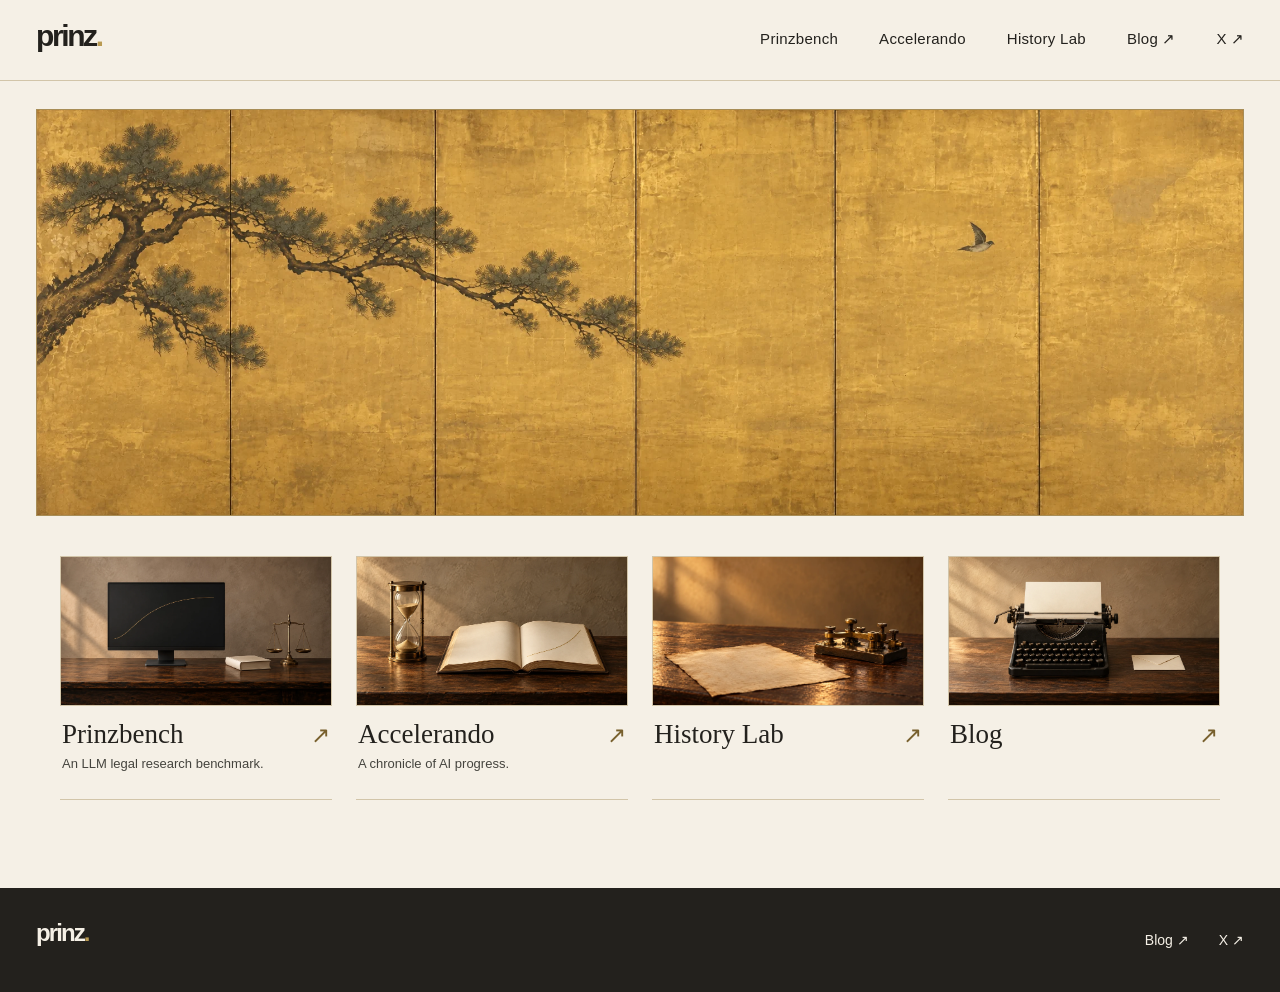
<file: index.html>
<!doctype html>
<html lang="en">
  <head>
    <meta charset="utf-8" />
    <meta name="viewport" content="width=device-width, initial-scale=1" />
    <meta name="theme-color" content="#f5f0e6" />
    <meta name="description" content="Prinz — projects, a history lab, and writing about AI." />
    <title>prinz</title>
    <link rel="icon" type="image/svg+xml" href="favicon.svg" />
    <link rel="stylesheet" href="styles.css?v=20260922-paper" />
  </head>
  <body>
    <a class="skip-link" href="#content">Skip to content</a>

    <header class="site-header" id="top">
      <div class="site-header__inner">
        <a class="brand" href="./" aria-label="Prinz home">prinz<span aria-hidden="true">.</span></a>
        <nav class="site-nav" aria-label="Main navigation">
          <a href="https://prinzbench.prinzai.com/" target="_blank" rel="noopener noreferrer">Prinzbench</a>
          <a href="https://github.com/prinz-ai/accelerando" target="_blank" rel="noopener noreferrer">Accelerando</a>
          <a href="history-lab/">History Lab</a>
          <a href="https://www.prinzai.com/" target="_blank" rel="noopener noreferrer">Blog <span aria-hidden="true">↗</span></a>
          <a href="https://x.com/deredleritt3r" target="_blank" rel="noopener noreferrer">X <span aria-hidden="true">↗</span></a>
        </nav>
      </div>
    </header>

    <main id="content" tabindex="-1">
      <section class="home-hero" aria-label="Prinz">
        <h1 class="sr-only">prinz</h1>
        <img src="assets/gold-screen-calm.webp" alt="Antique gold folding screen with a sparse pine branch and one bird" width="2160" height="728" fetchpriority="high" />
      </section>

      <section class="entry-grid" aria-label="Explore prinz">
        <a class="entry-card" href="https://prinzbench.prinzai.com/" target="_blank" rel="noopener noreferrer">
          <div class="entry-card__art">
            <img src="assets/prinzbench-cover.webp" alt="" loading="lazy" />
          </div>
          <div class="entry-card__label">
            <div class="entry-card__copy">
              <h2>Prinzbench</h2>
              <p>An LLM legal research benchmark.</p>
            </div>
            <span aria-hidden="true">↗</span>
          </div>
        </a>

        <a class="entry-card" href="https://github.com/prinz-ai/accelerando" target="_blank" rel="noopener noreferrer">
          <div class="entry-card__art">
            <img src="assets/accelerando-cover.webp" alt="" loading="lazy" />
          </div>
          <div class="entry-card__label">
            <div class="entry-card__copy">
              <h2>Accelerando</h2>
              <p>A chronicle of AI progress.</p>
            </div>
            <span aria-hidden="true">↗</span>
          </div>
        </a>

        <a class="entry-card" href="history-lab/">
          <div class="entry-card__art">
            <img src="assets/history-calm.webp" alt="" loading="lazy" />
          </div>
          <div class="entry-card__label">
            <h2>History Lab</h2>
            <span aria-hidden="true">↗</span>
          </div>
        </a>

        <a class="entry-card" href="https://www.prinzai.com/" target="_blank" rel="noopener noreferrer">
          <div class="entry-card__art">
            <img src="assets/blog-typewriter.webp" alt="" width="1691" height="930" loading="lazy" />
          </div>
          <div class="entry-card__label">
            <h2>Blog</h2>
            <span aria-hidden="true">↗</span>
          </div>
        </a>
      </section>
    </main>

    <footer class="site-footer">
      <div class="site-footer__inner">
        <a class="footer-brand" href="#top">prinz<span aria-hidden="true">.</span></a>
        <div class="footer-links">
          <a href="https://www.prinzai.com/" target="_blank" rel="noopener noreferrer">Blog ↗</a>
          <a href="https://x.com/deredleritt3r" target="_blank" rel="noopener noreferrer">X ↗</a>
        </div>
      </div>
    </footer>
  </body>
</html>
</file>
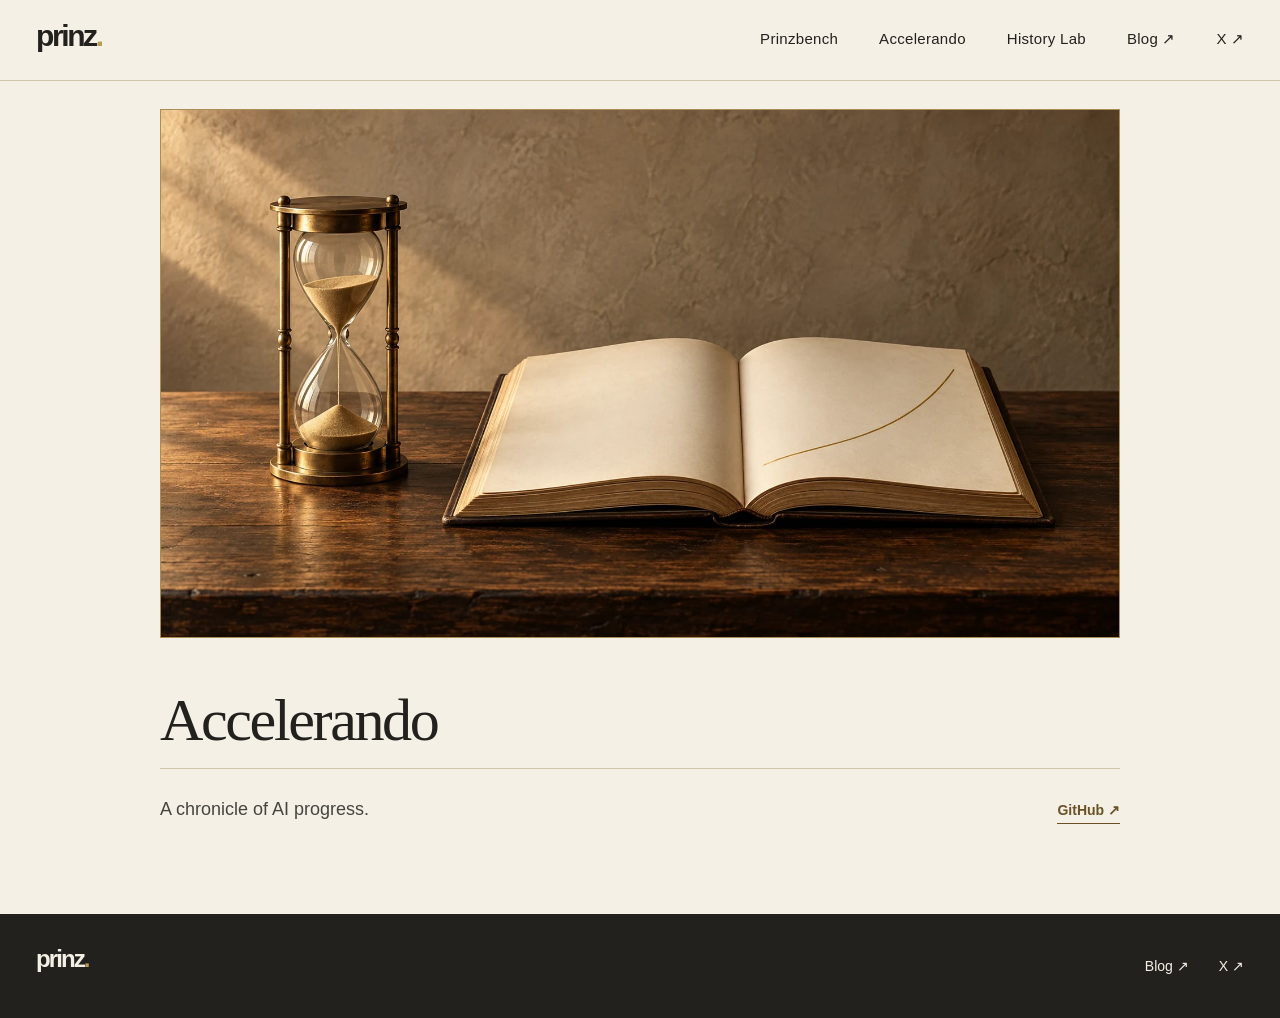
<file: accelerando/index.html>
<!doctype html>
<html lang="en">
  <head>
    <meta charset="utf-8" />
    <meta name="viewport" content="width=device-width, initial-scale=1" />
    <meta name="theme-color" content="#f5f0e6" />
    <meta name="description" content="Accelerando — a chronicle of AI progress." />
    <title>Accelerando — prinz</title>
    <link rel="icon" type="image/svg+xml" href="../favicon.svg" />
    <link rel="stylesheet" href="../styles.css?v=20260922-paper" />
  </head>
  <body>
    <a class="skip-link" href="#content">Skip to content</a>

    <header class="site-header" id="top">
      <div class="site-header__inner">
        <a class="brand" href="../" aria-label="Prinz home">prinz<span aria-hidden="true">.</span></a>
        <nav class="site-nav" aria-label="Main navigation">
          <a href="https://prinzbench.prinzai.com/" target="_blank" rel="noopener noreferrer">Prinzbench</a>
          <a href="https://github.com/prinz-ai/accelerando" target="_blank" rel="noopener noreferrer">Accelerando</a>
          <a href="../history-lab/">History Lab</a>
          <a href="https://www.prinzai.com/" target="_blank" rel="noopener noreferrer">Blog <span aria-hidden="true">↗</span></a>
          <a href="https://x.com/deredleritt3r" target="_blank" rel="noopener noreferrer">X <span aria-hidden="true">↗</span></a>
        </nav>
      </div>
    </header>

    <main class="category-main" id="content" tabindex="-1">
      <div class="interior-banner">
        <img src="../assets/accelerando-cover.webp" alt="" width="1692" height="930" />
      </div>
      <div class="page-titlebar"><h1>Accelerando</h1></div>
      <div class="category-intro">
        <p>A chronicle of AI progress.</p>
        <a href="https://github.com/prinz-ai/accelerando" target="_blank" rel="noopener noreferrer">GitHub ↗</a>
      </div>
    </main>

    <footer class="site-footer">
      <div class="site-footer__inner">
        <a class="footer-brand" href="../">prinz<span aria-hidden="true">.</span></a>
        <div class="footer-links">
          <a href="https://www.prinzai.com/" target="_blank" rel="noopener noreferrer">Blog ↗</a>
          <a href="https://x.com/deredleritt3r" target="_blank" rel="noopener noreferrer">X ↗</a>
        </div>
      </div>
    </footer>
  </body>
</html>
</file>
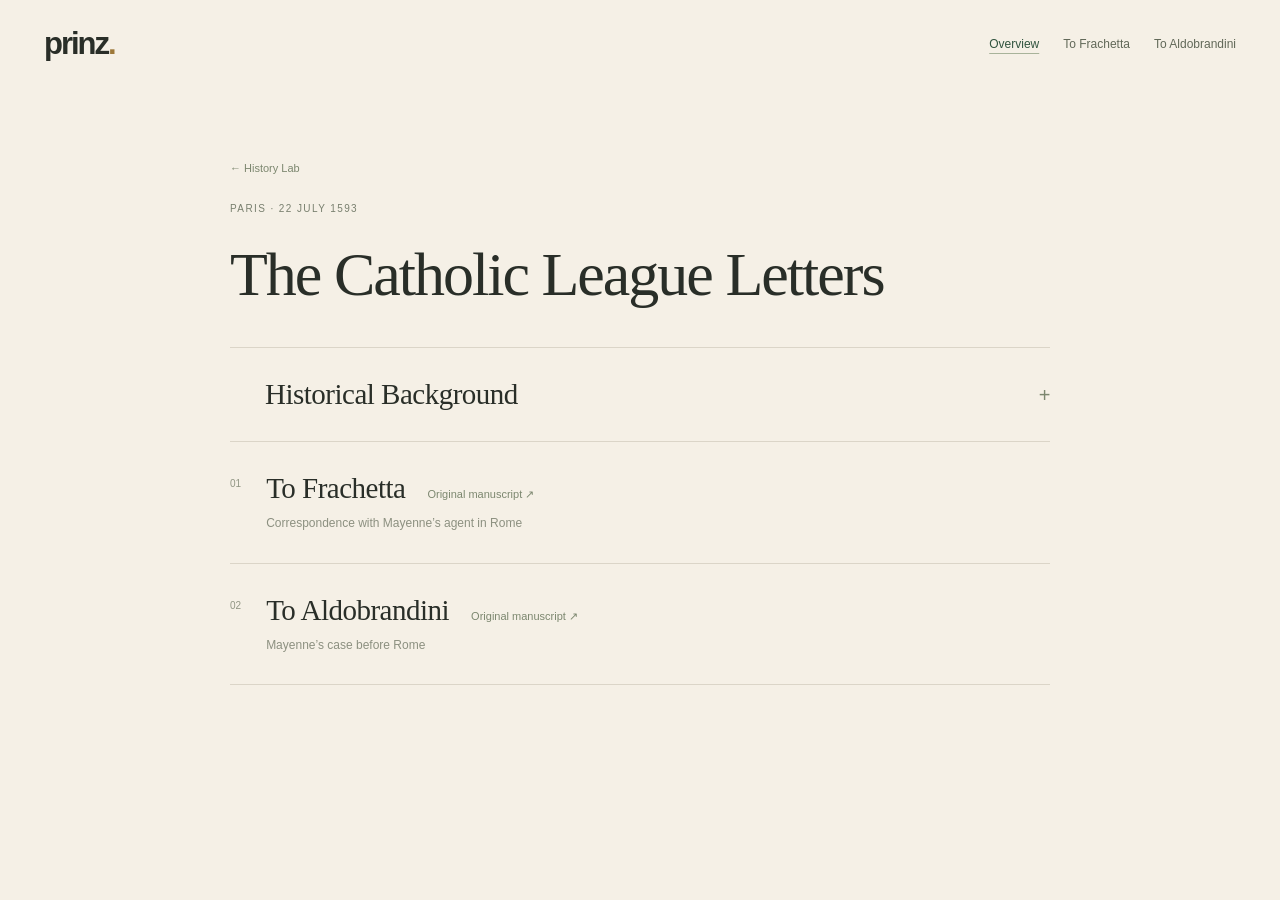
<file: desportes-1593/index.html>
<!doctype html>
<html lang="en"><head><meta charset="utf-8"><meta name="viewport" content="width=device-width,initial-scale=1"><meta name="robots" content="noindex,nofollow,noarchive,noimageindex"><meta name="referrer" content="strict-origin-when-cross-origin"><title>The Catholic League Letters · prinz.</title><meta name="description" content="Two letters from inside the Catholic League, written three days before Henry IV’s conversion in July 1593."><link rel="icon" href="/favicon.svg" type="image/svg+xml"><link rel="stylesheet" href="edition.css?v=d54c849bfac2"><link rel="stylesheet" href="context.css?v=aaa4476f95ce"></head>
<body><a class="skip" href="#main">Skip to content</a><header class="site-header"><a class="brand" href="/" aria-label="prinz home">prinz<span>.</span></a><nav class="project-nav" aria-label="Catholic League letters"><a href="./" aria-current="page">Overview</a><a href="frachetta/">To Frachetta</a><a href="aldobrandini/">To Aldobrandini</a></nav></header>
<main id="main" class="entrance"><header class="entrance-heading"><a class="history-back" href="../history-lab/">← History Lab</a><p class="eyebrow">Paris · 22 July 1593</p><h1>The Catholic League Letters</h1></header>
<details class="historical-background"><summary>Historical Background</summary><div class="landing-introduction"><p>In July 1593, France is exhausted by more than three decades of religious war. For nearly eight years, the Protestant <a href="https://en.wikipedia.org/wiki/Henry_IV_of_France">Henry of Navarre</a>, king of France as Henry IV since 1589, has fought the <a href="https://en.wikipedia.org/wiki/Catholic_League_(French)">Catholic League</a>, a coalition of Catholic princes, nobles and towns that refuses to accept him as king. Led first by <a href="https://en.wikipedia.org/wiki/Henri_I,_Duke_of_Guise">Henri I, Duke of Guise</a>, and, after his assassination in 1588, by his brother <a href="https://en.wikipedia.org/wiki/Charles,_Duke_of_Mayenne">Charles, Duke of Mayenne</a>, the League relies on Spanish military aid and papal support.</p>

<p>That alliance is coming apart. Rome’s backing has served both the French Catholic leaders and their Spanish ally; <a href="https://www.treccani.it/enciclopedia/papa-gregorio-xiv_(Dizionario-Biografico)/">Pope Gregory XIV</a> even sent troops and money to sustain their war. But by 1593, Mayenne’s circle increasingly sees papal policy as favoring Spain. <a href="https://www.treccani.it/enciclopedia/filippo-sega_(Dizionario-Biografico)/">Filippo Sega</a>, the representative of Pope Clement VIII in France, is closely aligned with Spanish interests. Mayenne depends on Spain’s assistance, yet resists a settlement that would place the French crown under Spanish control and diminish his own authority.</p>

<p>The dispute centers on the <a href="https://en.wikipedia.org/wiki/Estates_General_of_1593">Estates General assembled in Paris</a> to choose a Catholic king. <a href="https://en.wikipedia.org/wiki/Philip_II_of_Spain">Philip II of Spain</a> promotes his daughter, the Infanta Isabella Clara Eugenia, whose mother was a French princess. Her claim runs against the Salic rule excluding women and succession through the female line. One way to go around this issue is for the Infanta to marry a suitable Catholic prince. Spain first proposes Archduke Ernest of Austria as her husband, then the young <a href="https://en.wikipedia.org/wiki/Charles,_Duke_of_Guise">Charles, Duke of Guise</a>. In opposition to Spain's interests, Mayenne presses competing candidates, including his own son, and bargains over the conditions of any election.</p>

<p>In May 1593, Henry IV shocks the world by announcing that he will convert to Catholicism - offering a path to reconciliation with Vatican. For Mayenne, Henry IV's impending conversion threatens both the League’s cause and his own power: once Henry becomes Catholic, the strongest religious argument against accepting him disappears.</p>

<p>On 22 July, just three days before the conversion, Mayenne’s secretary, Thibault Desportes, writes two letters from Paris: one to <a href="https://prinzai.com/desportes-1593/aldobrandini/?view=english">Pietro Aldobrandini</a>, the Pope’s nephew responsible for French affairs; the other to <a href="https://prinzai.com/desportes-1593/frachetta/?view=english">Girolamo Frachetta</a>, Mayenne’s agent in Rome. In these letters, Desportes defends his master’s conduct, attacks the allies he believes have abandoned him, and explains why a truce with Henry IV may now be unavoidable. The letters reveal the divisions within the Catholic alliance at the moment Henry’s conversion threatens to undo it.</p>

<p>Among other things, the letters give the precise amount of money received by Henry IV for his conversion to Catholicism (500,000 écus) and provide a possible reason for Frachetta's later betrayal of Mayenne (Frachetta handed over Desportes' correspondence to the Spanish in September 1593).</p>
</div></details>
<nav class="letter-index" aria-label="Explore the letters">
<div class="letter-index-entry"><span class="index-number">01</span><div><div class="index-heading"><a class="index-letter" href="frachetta/">To Frachetta</a><a class="index-manuscript" href="https://gallica.bnf.fr/ark:/12148/btv1b9060633d/f353.item" target="_blank" rel="noopener noreferrer" aria-label="Original Frachetta manuscript on Gallica" title="Open the original letter on Gallica">Original manuscript ↗</a></div><p>Correspondence with Mayenne’s agent in Rome</p></div></div>
<div class="letter-index-entry"><span class="index-number">02</span><div><div class="index-heading"><a class="index-letter" href="aldobrandini/">To Aldobrandini</a><a class="index-manuscript" href="https://gallica.bnf.fr/ark:/12148/btv1b9060633d/f347.item" target="_blank" rel="noopener noreferrer" aria-label="Original Aldobrandini manuscript on Gallica" title="Open the original letter on Gallica">Original manuscript ↗</a></div><p>Mayenne’s case before Rome</p></div></div>
</nav></main></body></html>
</file>
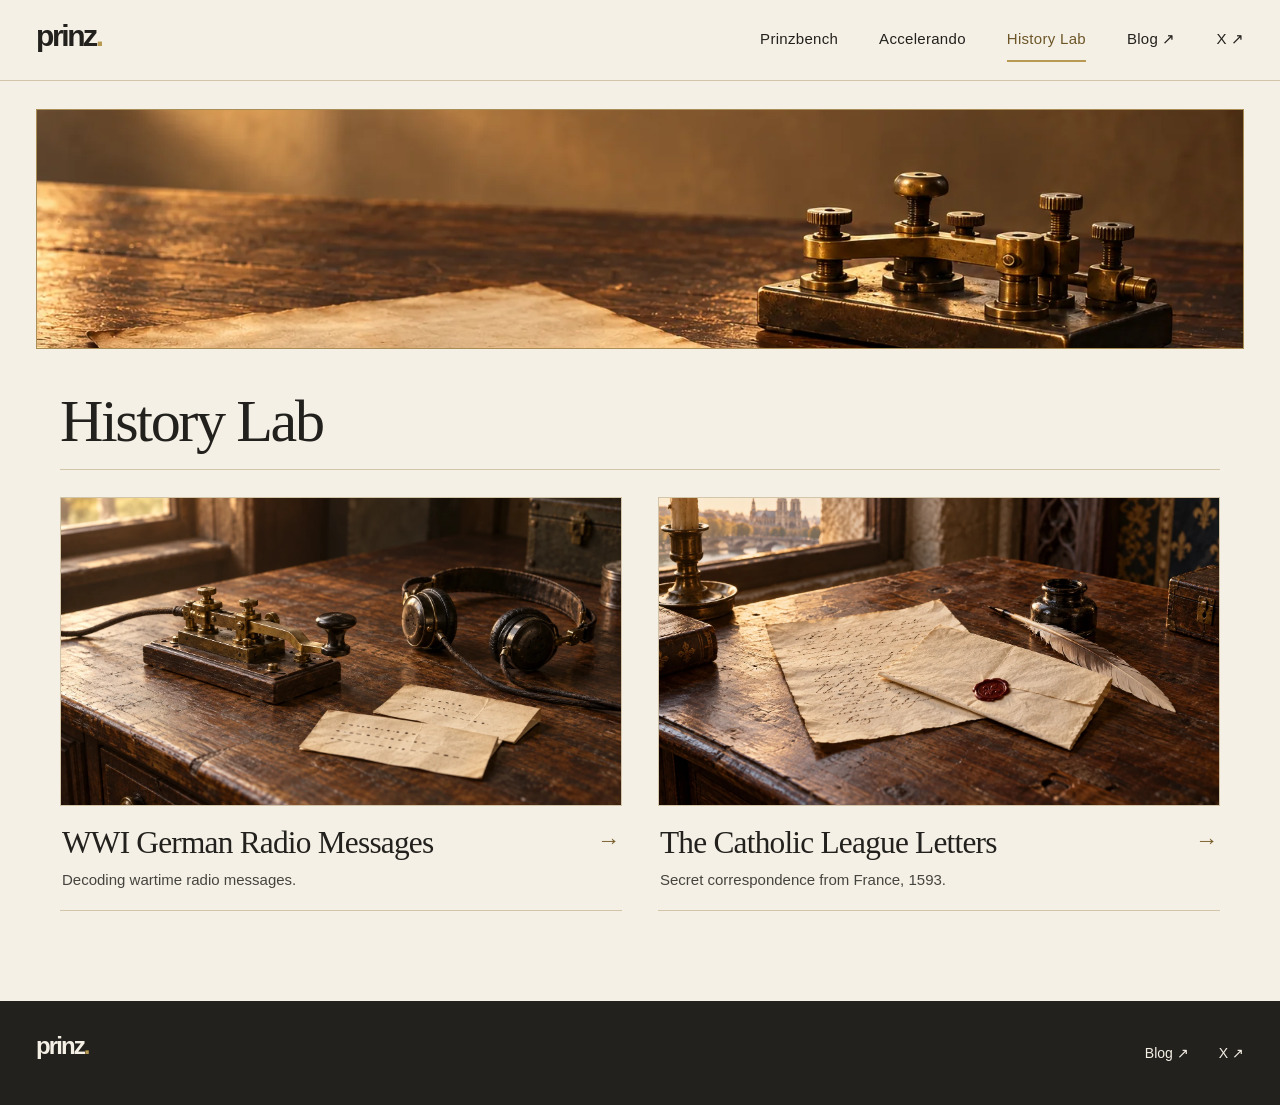
<file: history-lab/index.html>
<!doctype html>
<html lang="en">
  <head>
    <meta charset="utf-8" />
    <meta name="viewport" content="width=device-width, initial-scale=1" />
    <meta name="theme-color" content="#f5f0e6" />
    <meta name="description" content="History Lab: WWI German radio messages and the Catholic League letters of 1593." />
    <title>History Lab — prinz</title>
    <link rel="icon" type="image/svg+xml" href="../favicon.svg" />
    <link rel="stylesheet" href="../styles.css?v=20260922-paper" />
    <link rel="stylesheet" href="history-lab.css?v=20261002-descriptions" />
  </head>
  <body class="history-index-page">
    <a class="skip-link" href="#content">Skip to content</a>

    <header class="site-header" id="top">
      <div class="site-header__inner">
        <a class="brand" href="../" aria-label="Prinz home">prinz<span aria-hidden="true">.</span></a>
        <nav class="site-nav" aria-label="Main navigation">
          <a href="https://prinzbench.prinzai.com/" target="_blank" rel="noopener noreferrer">Prinzbench</a>
          <a href="https://github.com/prinz-ai/accelerando" target="_blank" rel="noopener noreferrer">Accelerando</a>
          <a href="./" aria-current="page">History Lab</a>
          <a href="https://www.prinzai.com/" target="_blank" rel="noopener noreferrer">Blog <span aria-hidden="true">↗</span></a>
          <a href="https://x.com/deredleritt3r" target="_blank" rel="noopener noreferrer">X <span aria-hidden="true">↗</span></a>
        </nav>
      </div>
    </header>

    <main id="content" tabindex="-1">
      <div class="interior-banner">
        <img src="../assets/history-calm.webp" alt="" />
      </div>
      <div class="page-titlebar"><h1>History Lab</h1></div>

      <nav class="history-index" aria-label="History Lab collections">
        <a class="history-card" href="wwi-german-radio-messages/">
          <div class="history-card__art"><img src="../assets/history-wwi-cover.webp" alt="Illustration of a brass Morse key, period headphones and radio-message slips on a wooden desk" width="1672" height="941" /></div>
          <div class="history-card__label"><div class="history-card__copy"><h2>WWI German Radio Messages</h2><p>Decoding wartime radio messages.</p></div><span aria-hidden="true">→</span></div>
        </a>
        <a class="history-card" href="../desportes-1593/">
          <div class="history-card__art"><img src="../assets/history-catholic-league-cover.webp" alt="Illustration of handwritten letters, a quill and a wax seal on a sixteenth-century writing desk" width="1672" height="941" /></div>
          <div class="history-card__label"><div class="history-card__copy"><h2>The Catholic League Letters</h2><p>Secret correspondence from France, 1593.</p></div><span aria-hidden="true">→</span></div>
        </a>
      </nav>
    </main>

    <footer class="site-footer">
      <div class="site-footer__inner">
        <a class="footer-brand" href="../">prinz<span aria-hidden="true">.</span></a>
        <div class="footer-links">
          <a href="https://www.prinzai.com/" target="_blank" rel="noopener noreferrer">Blog ↗</a>
          <a href="https://x.com/deredleritt3r" target="_blank" rel="noopener noreferrer">X ↗</a>
        </div>
      </div>
    </footer>
  </body>
</html>
</file>
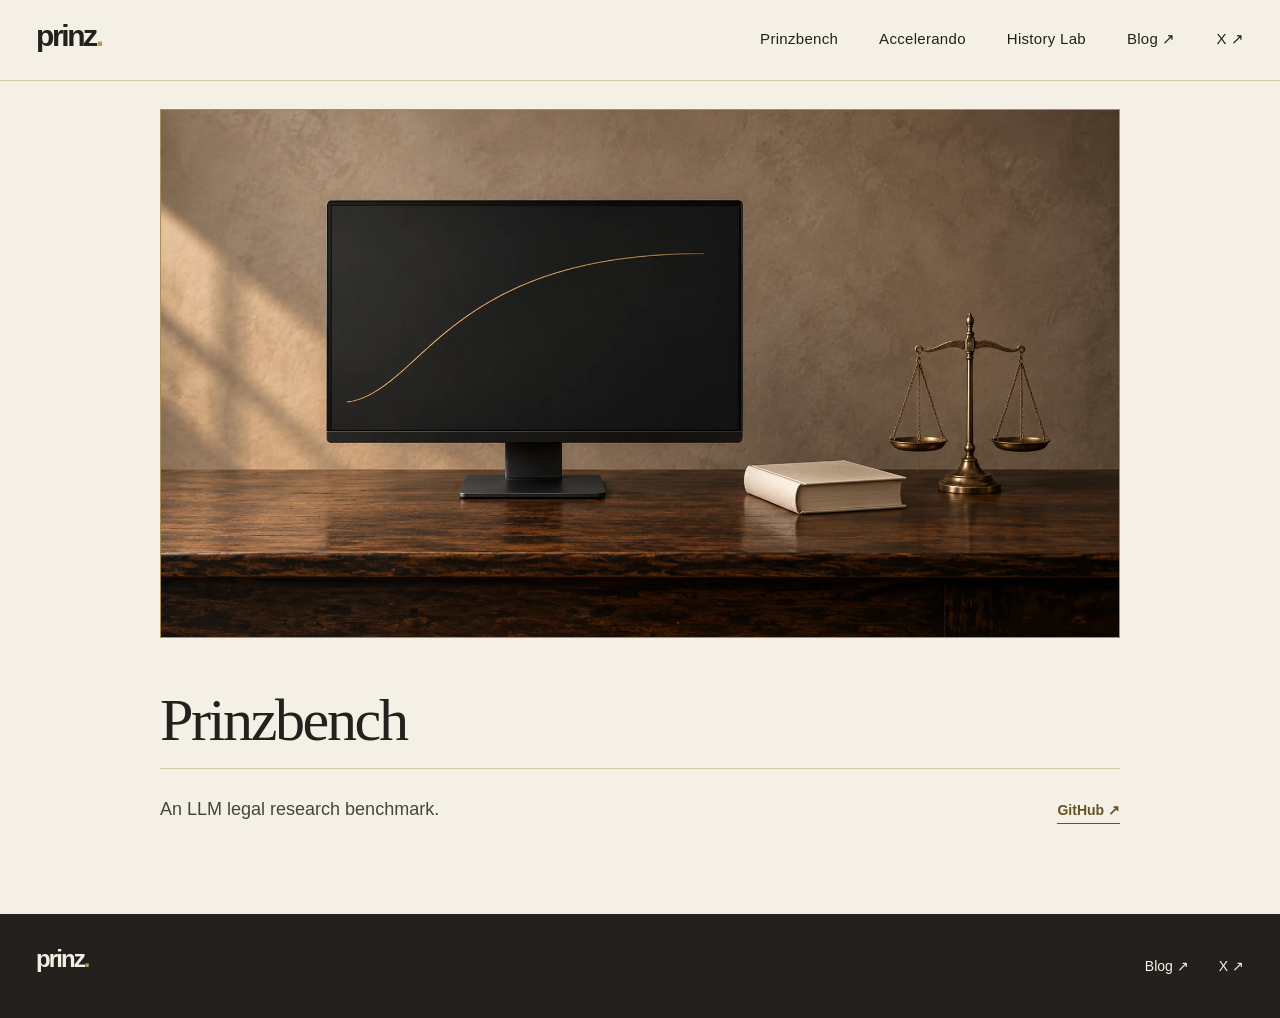
<file: prinzbench/index.html>
<!doctype html>
<html lang="en">
  <head>
    <meta charset="utf-8" />
    <meta name="viewport" content="width=device-width, initial-scale=1" />
    <meta name="theme-color" content="#f5f0e6" />
    <meta name="description" content="Prinzbench — an LLM legal research benchmark." />
    <title>Prinzbench — prinz</title>
    <link rel="icon" type="image/svg+xml" href="../favicon.svg" />
    <link rel="stylesheet" href="../styles.css?v=20260922-paper" />
  </head>
  <body>
    <a class="skip-link" href="#content">Skip to content</a>

    <header class="site-header" id="top">
      <div class="site-header__inner">
        <a class="brand" href="../" aria-label="Prinz home">prinz<span aria-hidden="true">.</span></a>
        <nav class="site-nav" aria-label="Main navigation">
          <a href="https://prinzbench.prinzai.com/" target="_blank" rel="noopener noreferrer">Prinzbench</a>
          <a href="https://github.com/prinz-ai/accelerando" target="_blank" rel="noopener noreferrer">Accelerando</a>
          <a href="../history-lab/">History Lab</a>
          <a href="https://www.prinzai.com/" target="_blank" rel="noopener noreferrer">Blog <span aria-hidden="true">↗</span></a>
          <a href="https://x.com/deredleritt3r" target="_blank" rel="noopener noreferrer">X <span aria-hidden="true">↗</span></a>
        </nav>
      </div>
    </header>

    <main class="category-main" id="content" tabindex="-1">
      <div class="interior-banner">
        <img src="../assets/prinzbench-cover.webp" alt="" width="1691" height="930" />
      </div>
      <div class="page-titlebar"><h1>Prinzbench</h1></div>
      <div class="category-intro">
        <p>An LLM legal research benchmark.</p>
        <a href="https://github.com/prinz-ai/prinzbench" target="_blank" rel="noopener noreferrer">GitHub ↗</a>
      </div>
    </main>

    <footer class="site-footer">
      <div class="site-footer__inner">
        <a class="footer-brand" href="../">prinz<span aria-hidden="true">.</span></a>
        <div class="footer-links">
          <a href="https://www.prinzai.com/" target="_blank" rel="noopener noreferrer">Blog ↗</a>
          <a href="https://x.com/deredleritt3r" target="_blank" rel="noopener noreferrer">X ↗</a>
        </div>
      </div>
    </footer>
  </body>
</html>
</file>
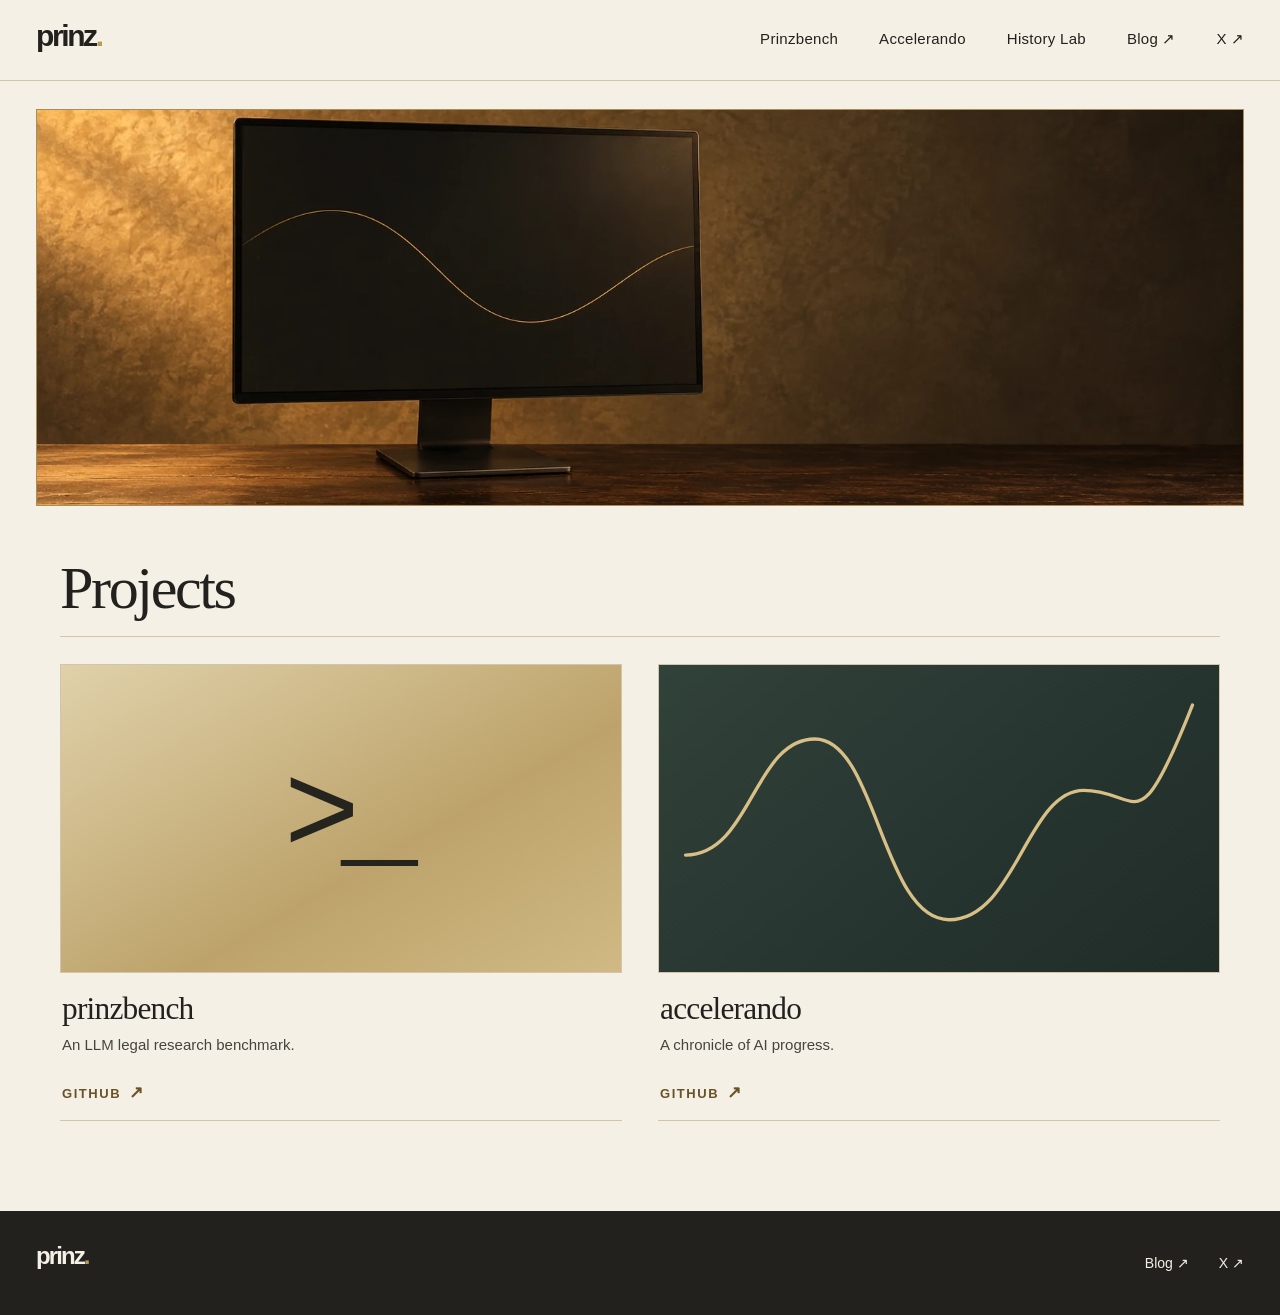
<file: projects/index.html>
<!doctype html>
<html lang="en">
  <head>
    <meta charset="utf-8" />
    <meta name="viewport" content="width=device-width, initial-scale=1" />
    <meta name="theme-color" content="#f5f0e6" />
    <meta name="description" content="Projects by prinz: prinzbench and accelerando." />
    <title>Projects — prinz</title>
    <link rel="icon" type="image/svg+xml" href="../favicon.svg" />
    <link rel="stylesheet" href="../styles.css?v=20260922-paper" />
  </head>
  <body>
    <a class="skip-link" href="#content">Skip to content</a>

    <header class="site-header" id="top">
      <div class="site-header__inner">
        <a class="brand" href="../" aria-label="Prinz home">prinz<span aria-hidden="true">.</span></a>
        <nav class="site-nav" aria-label="Main navigation">
          <a href="https://prinzbench.prinzai.com/" target="_blank" rel="noopener noreferrer">Prinzbench</a>
          <a href="https://github.com/prinz-ai/accelerando" target="_blank" rel="noopener noreferrer">Accelerando</a>
          <a href="../history-lab/">History Lab</a>
          <a href="https://www.prinzai.com/" target="_blank" rel="noopener noreferrer">Blog <span aria-hidden="true">↗</span></a>
          <a href="https://x.com/deredleritt3r" target="_blank" rel="noopener noreferrer">X <span aria-hidden="true">↗</span></a>
        </nav>
      </div>
    </header>

    <main id="content" tabindex="-1">
      <div class="interior-banner">
        <img src="../assets/projects-calm.webp" alt="" width="1691" height="930" />
      </div>
      <div class="page-titlebar"><h1>Projects</h1></div>

      <section class="feature-grid" aria-label="Projects">
        <a class="feature-card" href="https://github.com/prinz-ai/prinzbench" target="_blank" rel="noopener noreferrer">
          <div class="project-visual project-visual--bench" aria-hidden="true"><span>&gt;_</span></div>
          <div class="feature-card__text">
            <h2>prinzbench</h2>
            <p>An LLM legal research benchmark.</p>
            <span class="feature-card__action">GitHub <span aria-hidden="true">↗</span></span>
          </div>
        </a>

        <a class="feature-card" href="https://github.com/prinz-ai/accelerando" target="_blank" rel="noopener noreferrer">
          <div class="project-visual project-visual--accelerando" aria-hidden="true">
            <svg viewBox="0 0 760 460" focusable="false"><path d="M0 285 C98 285 102 111 194 111 S295 382 395 382 S512 188 597 188 S676 273 760 60" /></svg>
          </div>
          <div class="feature-card__text">
            <h2>accelerando</h2>
            <p>A chronicle of AI progress.</p>
            <span class="feature-card__action">GitHub <span aria-hidden="true">↗</span></span>
          </div>
        </a>
      </section>
    </main>

    <footer class="site-footer">
      <div class="site-footer__inner">
        <a class="footer-brand" href="../">prinz<span aria-hidden="true">.</span></a>
        <div class="footer-links">
          <a href="https://www.prinzai.com/" target="_blank" rel="noopener noreferrer">Blog ↗</a>
          <a href="https://x.com/deredleritt3r" target="_blank" rel="noopener noreferrer">X ↗</a>
        </div>
      </div>
    </footer>
  </body>
</html>
</file>
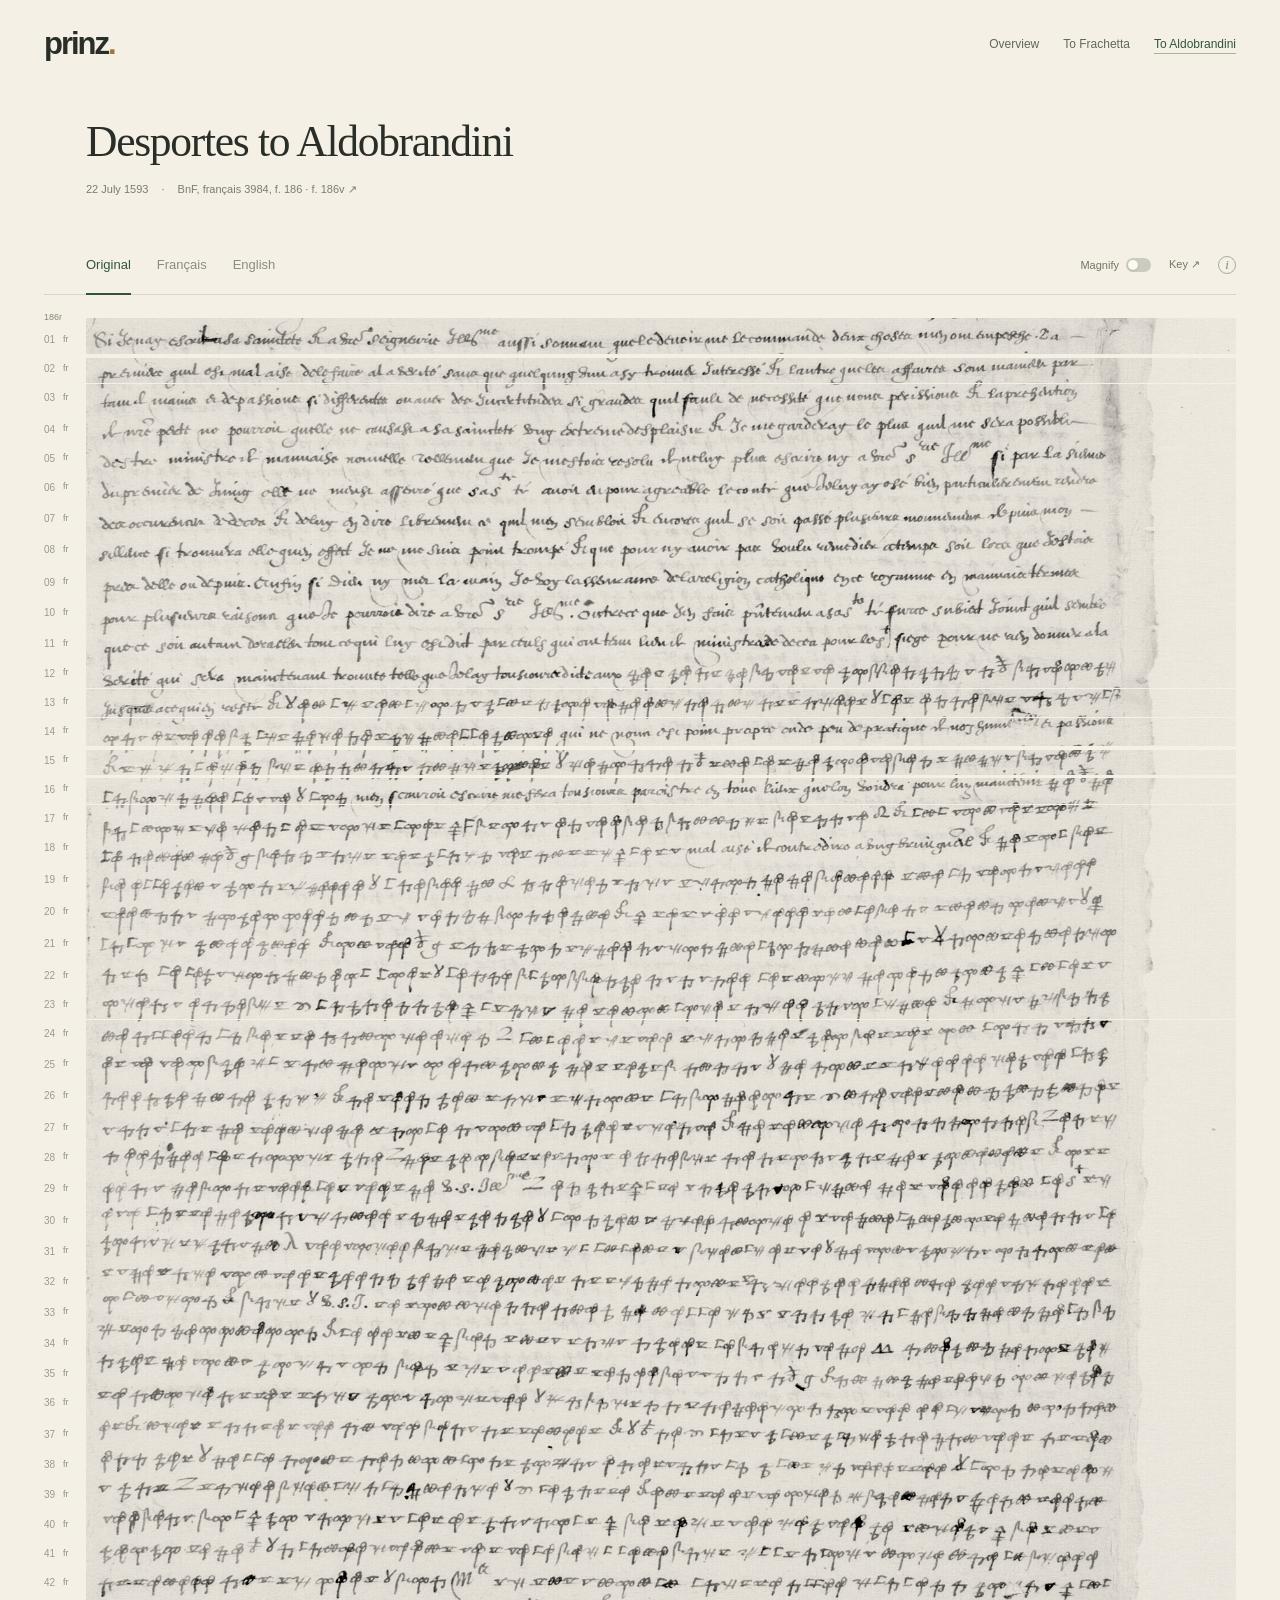
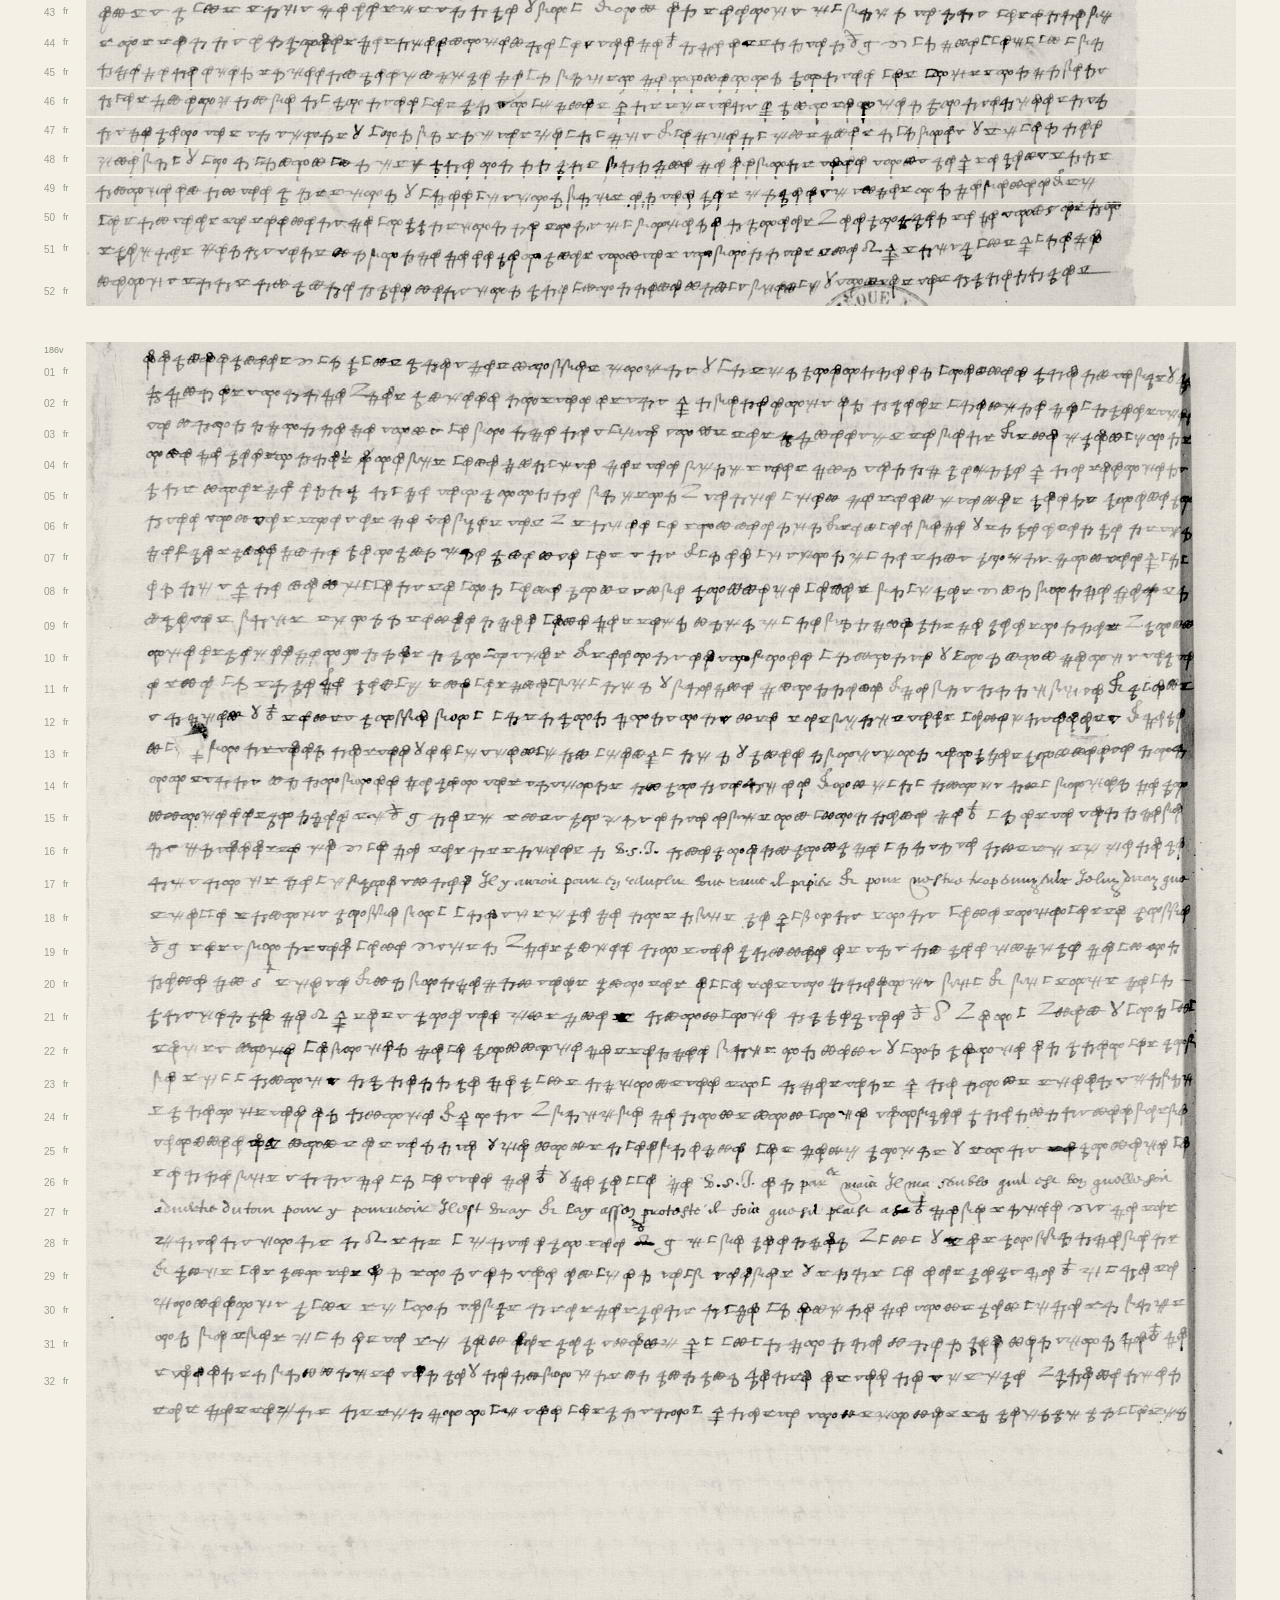
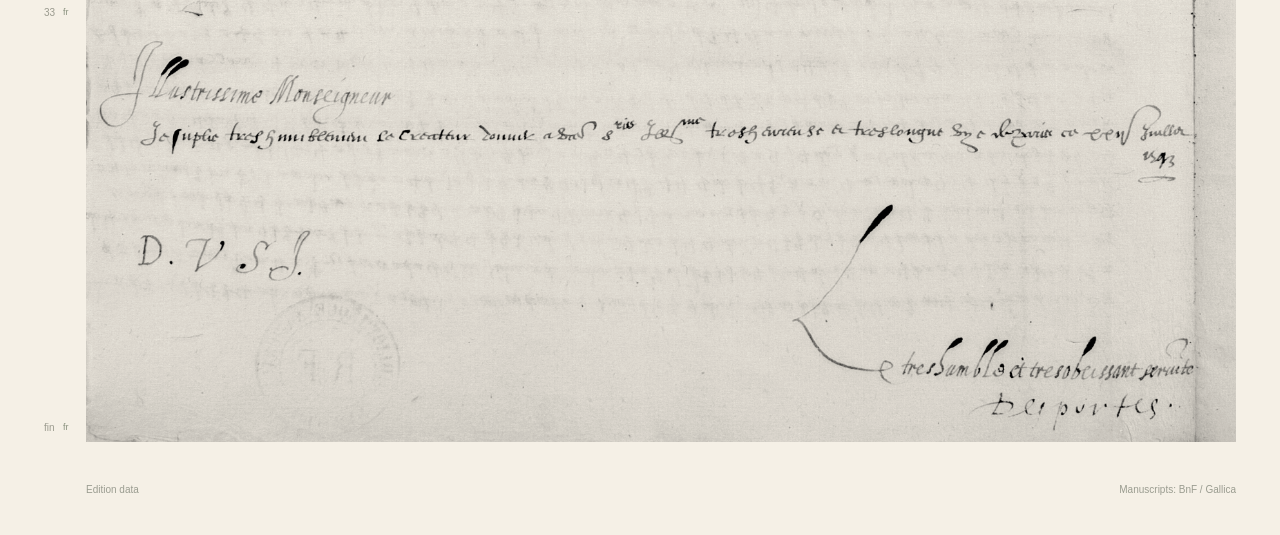
<file: desportes-1593/aldobrandini/index.html>
<!doctype html>
<html lang="en"><head><meta charset="utf-8"><meta name="viewport" content="width=device-width,initial-scale=1"><meta name="robots" content="noindex,nofollow,noarchive,noimageindex"><meta name="referrer" content="strict-origin-when-cross-origin"><title>Desportes to Aldobrandini · prinz.</title><meta name="description" content="The Desportes letters, 1593. Manuscript, French and English, with evidence on selection."><link rel="icon" href="/favicon.svg" type="image/svg+xml"><link rel="stylesheet" href="../edition.css?v=d54c849bfac2"><script src="../reader-core.js?v=1cdc83fcd506" defer></script><script src="../edition.js?v=b855153700d7" defer></script></head>
<body><a class="skip" href="#letter">Skip to the letter</a><header class="site-header"><a class="brand" href="/" aria-label="prinz home">prinz<span>.</span></a><nav class="project-nav" aria-label="Catholic League letters"><a href="../">Overview</a><a href="../frachetta/" >To Frachetta</a><a href="../aldobrandini/" aria-current="page">To Aldobrandini</a></nav></header>
<main class="document"><header class="letter-heading"><h1>Desportes to Aldobrandini</h1><p>22 July 1593 <span>·</span> <a href="https://gallica.bnf.fr/ark:/12148/btv1b9060633d/f347.item" target="_blank" rel="noopener noreferrer">BnF, français 3984, f. 186 · f. 186v ↗</a></p></header>
<nav class="view-menu" aria-label="Letter view"><div class="tabs" role="tablist"><button id="tab-source" class="tab" data-view="source" role="tab" aria-selected="true" aria-controls="letter">Original</button><button id="tab-french" class="tab" data-view="french" role="tab" aria-selected="false" aria-controls="letter" tabindex="-1">Français</button><button id="tab-english" class="tab" data-view="english" role="tab" aria-selected="false" aria-controls="letter" tabindex="-1">English</button></div><div class="menu-tools"><button id="close-words" class="quiet" title="Close all revealed words" hidden>Close words</button><button id="magnify" class="magnify-switch quiet" role="switch" aria-checked="false" aria-label="Magnifier" title="Magnify the manuscript 3× on hover"><span>Magnify</span><span class="switch-track" aria-hidden="true"></span></button><button class="quiet" id="key-button" data-general="key">Key ↗</button><button class="info-button" data-general="editorial" aria-label="About the edition">i</button></div></nav>
<div id="letter" class="letter" role="tabpanel" aria-labelledby="tab-source"><p class="loading">Loading…</p></div><noscript><section class="plain-letter"><p lang="fr">Si je n’ai écrit à Sa Sainteté et à Votre Seigneurie Illustrissime aussi souvent que le devoir me le commande, deux choses m’y ont empêché. La</p><p lang="fr">première qu’il est malaisé de le faire à la vérité sans que quelqu’un d’eux y trouve intérêt, et l’autre que les affaires sont maniées par</p><p lang="fr">tant de mains et de passions si différentes, on est en incertitude si grande qu’il semble de nécessité que nous périssions, et l’appréhension</p><p lang="fr">de notre perte ne pourrait qu’elle ne causât à Sa Sainteté un extrême déplaisir, et je me garderai le plus qu’il me sera possible</p><p lang="fr">d’être ministre de mauvaise nouvelle, tellement que je m’étais résolu de ne lui plus écrire ni à Votre Seigneurie Illustrissime, si par la sienne</p><p lang="fr">du premier de juin elle ne m’eût assuré que Sa Sainteté avait eu pour agréable le compte que je lui ai osé bien particulièrement rendre</p><p lang="fr">des occurrences de deçà et de lui en dire librement ce qu’il m’en semblait, et encore qu’il se soit passé plusieurs nouveautés depuis mes</p><p lang="fr">lettres, si trouvera elle qu’en effet je ne me suis point trompé, et que pour n’y avoir pas voulu remédier à temps soit lors que j’étais</p><p lang="fr">par-delà ou depuis. Enfin, si Dieu n’y met la main, je vois l’affaire de la religion catholique en ce royaume en mauvais train</p><p lang="fr">pour plusieurs raisons que je pourrais dire à Votre Seigneurie Illustrissime, outre ce que j’en fai[s] entendre à Sa Sainteté sur ce sujet. Joint qu’il semble</p><p lang="fr">que ce soit autant d’oracles tout ce qui lui est dit par ceux qui ont tenu ledit ministère deçà pour le Saint-Siège, pour ne rien donner à la</p><p lang="fr">vérité qui sera maintenant trouvée telle que je l’ai toujours dite aux dépens de ma tête, commençant à Monsieur Mateouci</p><p lang="fr">jusqu’à ce qui en est, et que eux seuls ont plus apporté de ruine aux affaires que les ennemis, tant ils</p><p lang="fr">ont été remplis de je ne sais quelle chose qui ne nous est point propre, ou de peu de pratique de nos hume[urs] et la passion.</p><p lang="fr">Et si j’ai rien mis en avant au discours que je donne à Sa Sainteté sur les déportements dudit Mateuci,</p><p lang="fr">la moindre lettre que l’on me saurait écrire me fera toujours paraître en tous lieux que l’on voudra pour lui maintenir. De Monsieur de</p><p lang="fr">Malvoisie, je n’y étais lors qu’ils sont entrés en mauvais ménage, Mayenne et lui. Toutefois</p><p lang="fr">le neveu de Monsieur le légat m’en a fait ses plaintes, aussi qu’il est malaisé de contredire à un bruit général, et de soi-mê-</p><p lang="fr">me elle peut considérer que l’armée du roi d’Espagne n’a rien fait sinon de demeurer sur la frontière,</p><p lang="fr">servant d’opprobre à un si grand monarque, et qui s’est retirée seulement sur un bruit que Navarre</p><p lang="fr">l’allait chercher. Et outre, Monsieur le légat, sans considération quelconque, veut que nous en venio-</p><p lang="fr">ns à l’élection d’un roi, lors que l’ennemi commence à gagner les voix de beaucoup qui lui ét-</p><p lang="fr">aient ennemis par l’apparence qu’il fait de se vouloir faire catholique, et doit dimanc-</p><p lang="fr">he aller à la messe. N’avoir rien pour lui résister sinon des promesses où l’on a tant</p><p lang="fr">été trompé, il faudrait beaucoup d’effets avant que de nous faire rejeter l’ap-</p><p lang="fr">parence d’une paix, et ne sera peu fait si nous la modérons par une trêve, un chacun ét-</p><p lang="fr">ant las de servir de fable à toute la chrétienté et de se voir abandonnés pour enfi-</p><p lang="fr">n rendre les abois. Car pour des promesses, nos ennemis n’en sont pas dépourvus, et off-</p><p lang="fr">rent de montrer lettres de Votre Seigneurie Illustrissime, en cas qu’il se fasse catholique, d’être reçu. Le Saint-Si-</p><p lang="fr">ège lassé de continuer sa dépense, que l’on peut dire avoir été quelque chose durant le</p><p lang="fr">pontificat du pape Grégoire, [m]ais depuis il lui eût mieux été que de tout point on nous eû-</p><p lang="fr">t dénié toute espérance de secours, afin de nous faire prendre une certaine ré-</p><p lang="fr">solution. Et mais que Votre Seigneurie Illustrissime se souvienne avec quelle instance j’ai demandé un de la ma-</p><p lang="fr">ison de Bourbon et le refus qui m’en fut fait, après le mariage de l’Infante avec un de nos pri-</p><p lang="fr">nces, de tout point on m’en fit refus, en remettant à Monsieur le légat et au duc de Feria, où je pen-</p><p lang="fr">se avoir assez fait connaître que jamais n’hasarderion[s] notre religion, honneu-</p><p lang="fr">rs et vies sans être autrement assurés et que Sa Sainteté ne parlât plus clair, car d’autres assu-</p><p lang="fr">rances que d’elle nous n’en voulons point, en étant la plus intéressée, que l’on ne s[e]rai-</p><p lang="fr">t pas pour faire mieux à l’avenir que par le passé, et eusse été bien imprudent de n’user au-</p><p lang="fr">trement, moi qui connais les Espagnols, qui me fit rejeter ce sujet qui me fut</p><p lang="fr">proposé de Sa Sainteté, que à la vérité eût été le meilleur, mais il y fallait voir une lumière</p><p lang="fr">assurée. Aussi ores que mon maître s’y fût voulu laiss[e]r aller, il n’y en a po[i]nt qui lui</p><p lang="fr">eût plus fait de résistance que moi. Et où en serait-il maintena[n]t ? Les ennemi-</p><p lang="fr">s offrant encore de faire voir une lettre de Sa Sainteté adressant à Monsieur le légat, par laquelle il lui ma-</p><p lang="fr">nde de ne rien faire au préjudice de la maiso[n] de Bourbon, contre les lois fondament-</p><p lang="fr">ales du royaume, ni contre les catholiques qui assistent Navarre, chose bien contraire à ta-</p><p lang="fr">nt de protestations que l’on m’a faites. Je l’ai dit et le dirai jusqu’à la mort que s’il en arr-</p><p lang="fr">ive mal, que l’on l’a voulu ai[n]si, car on n’a pas manqué de remontrer tout ce qui se peut, sans</p><p lang="fr">avoir eu autre passion que la religion. Mais entre ces incertitudes on demeure, et si</p><p lang="fr">les autres se servent de l’occasion. Ne font-ils bien ? Encore, pour récompense de toutes no-</p><p lang="fr">s peines, j’en attends un monde de reproches, toutes tombant sur Mayenne qui fait plus qu’il ne de-</p><p lang="fr">vrait sans aucune appréhension, car l’honneur vaut mieux que toutes les apparences</p><p lang="fr">recherchées par la plupart des hommes, joint que la fin couronnera l’œuvre. Car au temps que [ch]-</p><p lang="fr">acun est bandé pour déchirer notre État, qui amènerait après la ruine de la chrétien-</p><p lang="fr">té, abandonné de tout le monde, négligés tous ses avertissements et sur iceux baf-</p><p lang="fr">oué de personnes, hormis leur qualité d’être ministres d’un grand prince, qui ne seraient</p><p lang="fr">pas hors de rang ni de trop bonne maison pour tenir lieu de serviteurs, prend cœur con-</p><p lang="fr">tre toutes sortes de tempêtes pour faire le souverain et seul remède que sa présence, afin</p><p lang="fr">d’empêcher d’une prochaine chute l’État et la religion. Il ne faut point douter qu’il n’y</p><p lang="fr">en ait qui ne veuillent, selon leur coutume, couvrir leurs malices par un monde de fa-</p><p lang="fr">ussetés. Mais si on a su rendre leur dessein vain, il ne manque pas de personnes pour pouv-</p><p lang="fr">oir écrire de bonnes apologies et feront retomber la honte que l’on voudrait jet-</p><p lang="fr">er sur la face de ceux sur lesquels il n’y a que marque d’honneur et de magnanimité. Et plû-</p><p lang="fr">t à Dieu que Sa Sainteté sût comme moi la façon dont ont usé ses ministres, leur intérêt et de ce-</p><p lang="fr">ux qui montrent n’être que religieux, au lieu qu’il n’y a que pure ambition trop découverte, non-</p><p lang="fr">obstant un nombre de protestations au contraire, et où il n’y avait nul moyen de pou-</p><p lang="fr">voir répondre si Monsieur le légat ne s’y fût point entremis, où l’honneur de Sa Sainteté l’a été gran[d]eme-</p><p lang="fr">nt intéressé. Je parle de ses affaires à Votre Seigneurie Illustrissime avec beaucoup de langage ; aussi, si je ne cr-</p><p lang="fr">aignais de l’importuner, il y aurai[t] pour en remplir huit tant de papier. Et pour n’être trop ennuyeux, je lui dirai que</p><p lang="fr">si elle savait, comme moi, l’artifice de nos amis, ce qu’ils ont, font, leur faiblesse, comme</p><p lang="fr">Monsieur le légat s’est montré leur partisa[n] pour déchire[r] notre pauvre État au préjudice de l’hon-</p><p lang="fr">neur du Saint-Siège et un monde d’autres choses, elle s’étonnerait mille et mille fois de la</p><p lang="fr">patience de Mayenne, qui s’est portée jusqu’à vouloir accepter Monsieur Guise pour roi, pourvu que l’on lui</p><p lang="fr">fît voir le moyen de le pouvoir défendre. Mais on veut que l’on croie en paroles, com-</p><p lang="fr">me s’il y avait apparence de plus ajouter foi à des gens qui ne nous firent jamai-</p><p lang="fr">s paraître en avoir et qui ont pour maxime de nous vouloir tromper. Par aventure même</p><p lang="fr">trouverez-vous étrange que je vous ai remarqué les deux points que font courir le-</p><p lang="fr">s ennemis, tant de la lettre de Sa Sainteté que de celle de Votre Seigneurie Illustrissime en particulier, mais il me semble qu’il est bon qu’elle soit</p><p lang="fr">avertie du tout pour y pourvoir. Il est vrai, je l’ai assez protesté de foi[s], que s’il plaît à Sa Sainteté de me faire part de ses</p><p lang="fr">intentions à Mayenne sans y interposer Monsieur le légat, il [n]e prendra pour lui que ses commandements.</p><p lang="fr">Et puis les choses en sont entre eux en tels termes que sans le respect de Sa Sainteté il ne se</p><p lang="fr">jouerait plus si longtemps à ses dépens ni de la ruine de tous ceux de sa mais-</p><p lang="fr">on. Même, il a été si peu respectueux qu’il lui a donné une appréhension de Sa Sainteté, d’ê-</p><p lang="fr">tre en sa mauvaise grâce, que néanmoins un chacun pense être artifice pour parvenir à</p><p lang="fr">ses desseins afin d’obliger l’Espagnol, qui a été toujours sa principale fin.</p><p>Illustrissimo Monseigneur,
Je supplie très humblement le Créateur donner à Votre Seigneurie Illustrissime très heureuse et très longue vie. De Paris ce [22] juillet 1593.
D. V. S. I.
Très humble et très obéissant servit[eur],
Desportes.</p></section></noscript>
<footer class="edition-footer"><a href="edition.json" download>Edition data</a><span>Manuscripts: BnF / Gallica</span></footer></main>
<aside id="context" class="context-panel" aria-label="Reading and evidence" hidden><div class="context-top"><span id="context-location"></span><button class="close-context" id="close-context" aria-label="Close explanation">×</button></div><div id="context-body"></div></aside><div id="status" class="sr-only" role="status" aria-live="polite"></div>
<div id="magnifier" class="magnifier-lens" aria-hidden="true" hidden><svg xmlns="http://www.w3.org/2000/svg"><image/></svg><span>3×</span></div>
</body></html>
</file>
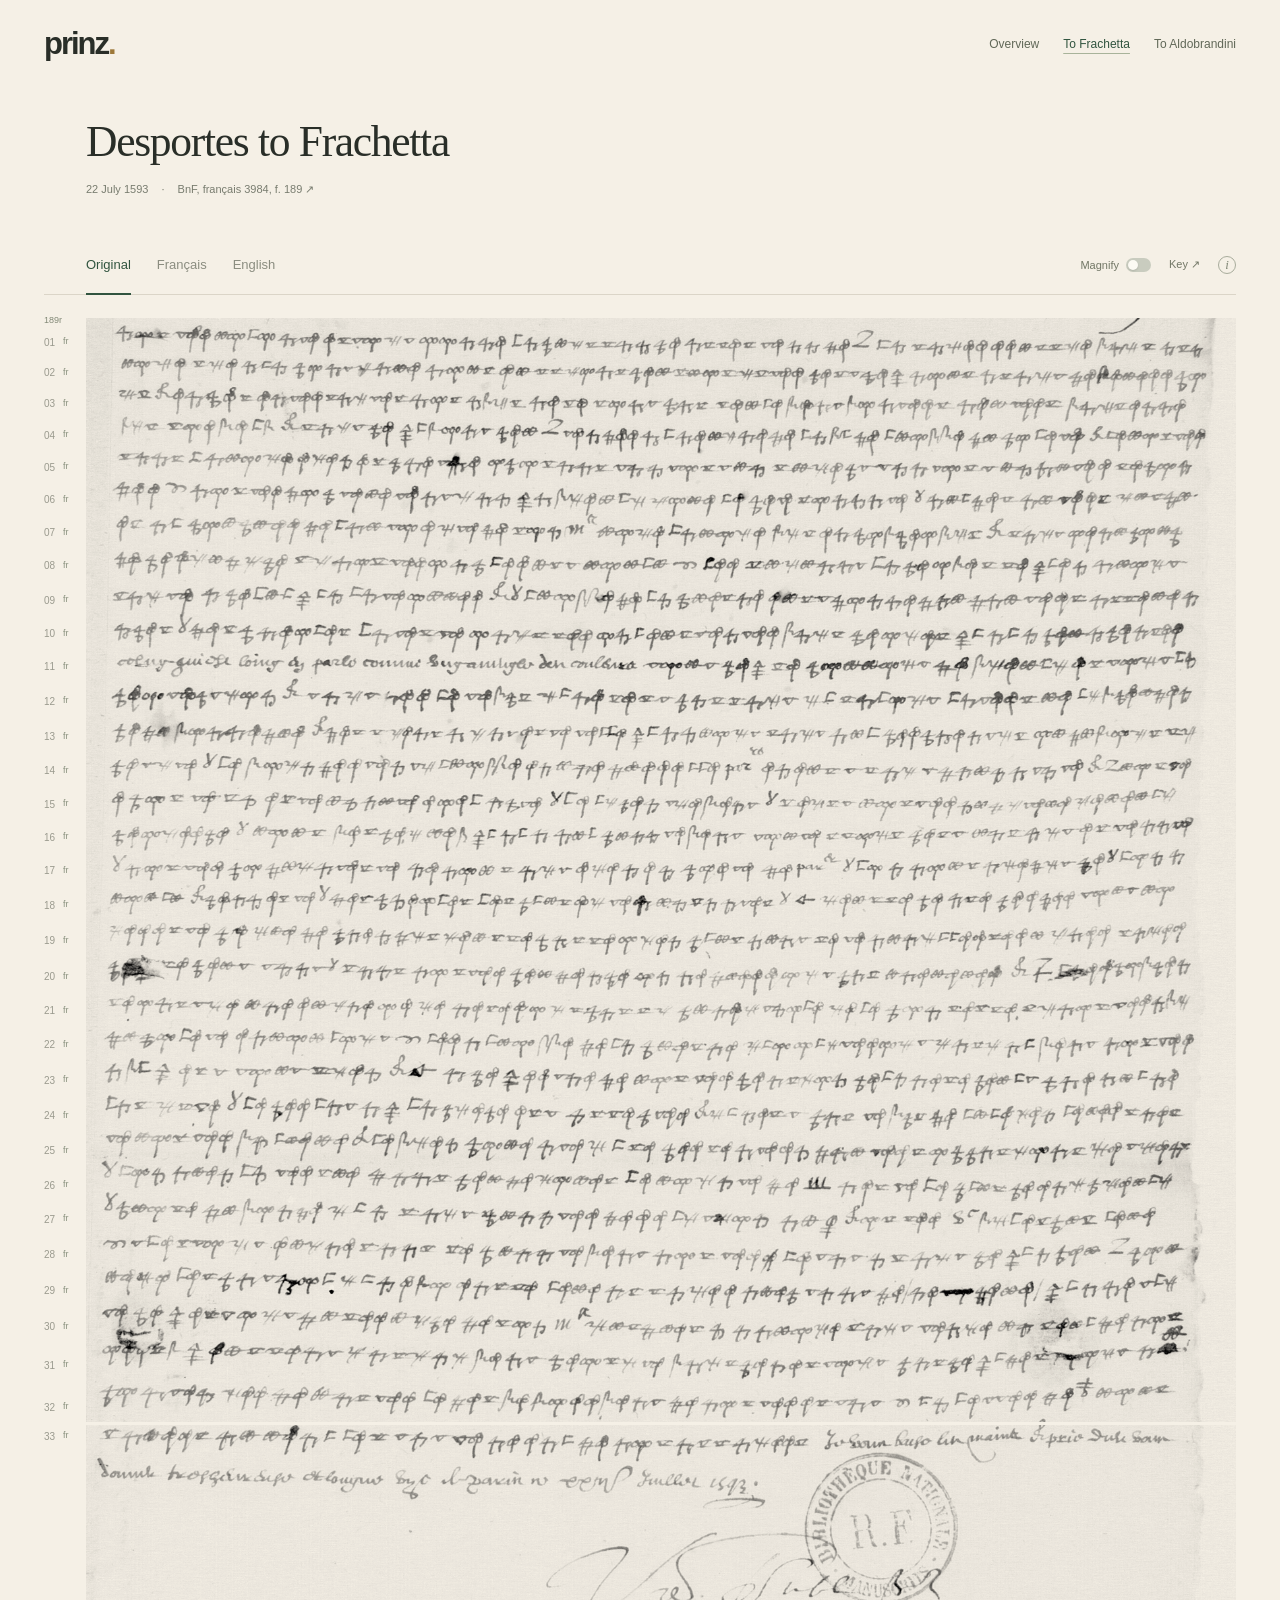
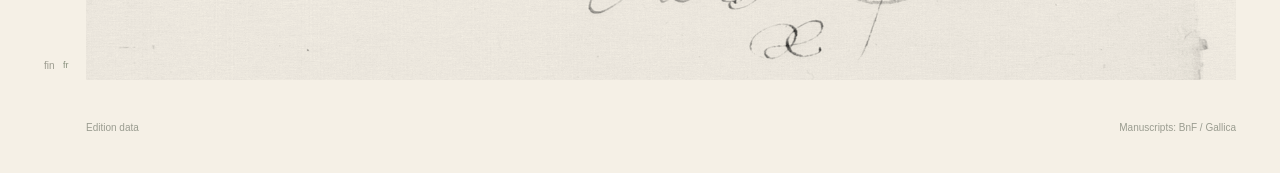
<file: desportes-1593/frachetta/index.html>
<!doctype html>
<html lang="en"><head><meta charset="utf-8"><meta name="viewport" content="width=device-width,initial-scale=1"><meta name="robots" content="noindex,nofollow,noarchive,noimageindex"><meta name="referrer" content="strict-origin-when-cross-origin"><title>Desportes to Frachetta · prinz.</title><meta name="description" content="The Desportes letters, 1593. Manuscript, French and English, with evidence on selection."><link rel="icon" href="/favicon.svg" type="image/svg+xml"><link rel="stylesheet" href="../edition.css?v=d54c849bfac2"><script src="../reader-core.js?v=1cdc83fcd506" defer></script><script src="../edition.js?v=b855153700d7" defer></script></head>
<body><a class="skip" href="#letter">Skip to the letter</a><header class="site-header"><a class="brand" href="/" aria-label="prinz home">prinz<span>.</span></a><nav class="project-nav" aria-label="Catholic League letters"><a href="../">Overview</a><a href="../frachetta/" aria-current="page">To Frachetta</a><a href="../aldobrandini/" >To Aldobrandini</a></nav></header>
<main class="document"><header class="letter-heading"><h1>Desportes to Frachetta</h1><p>22 July 1593 <span>·</span> <a href="https://gallica.bnf.fr/ark:/12148/btv1b9060633d/f353.item" target="_blank" rel="noopener noreferrer">BnF, français 3984, f. 189 ↗</a></p></header>
<nav class="view-menu" aria-label="Letter view"><div class="tabs" role="tablist"><button id="tab-source" class="tab" data-view="source" role="tab" aria-selected="true" aria-controls="letter">Original</button><button id="tab-french" class="tab" data-view="french" role="tab" aria-selected="false" aria-controls="letter" tabindex="-1">Français</button><button id="tab-english" class="tab" data-view="english" role="tab" aria-selected="false" aria-controls="letter" tabindex="-1">English</button></div><div class="menu-tools"><button id="close-words" class="quiet" title="Close all revealed words" hidden>Close words</button><button id="magnify" class="magnify-switch quiet" role="switch" aria-checked="false" aria-label="Magnifier" title="Magnify the manuscript 3× on hover"><span>Magnify</span><span class="switch-track" aria-hidden="true"></span></button><button class="quiet" id="key-button" data-general="key">Key ↗</button><button class="info-button" data-general="editorial" aria-label="About the edition">i</button></div></nav>
<div id="letter" class="letter" role="tabpanel" aria-labelledby="tab-source"><p class="loading">Loading…</p></div><noscript><section class="plain-letter"><p lang="fr">Notre volonté était bonne, la puissance assez grande pour la faire réussir, mais à sa-</p><p lang="fr">voir si en la continue nous eussions pu subsister. C’est ce qui nous a fait demeurer co-</p><p lang="fr">is. Et en ces entrefaites nos amis ne se sont pas seulement montrés neutres, mais enne-</p><p lang="fr">mis formels et fait ce qu’ils ont pu pour tendre à la ruine de l’ami de l’homme du collège et le vôtre.</p><p lang="fr">Sans y avoir rien épargné, opposant tantôt un sujet, tantôt un autre, secon-</p><p lang="fr">dé par notre docteur Gratian, qui a mieux joué le personnage que nul des autres, jusqu’-</p><p lang="fr">à y coucher de l’autorité de son maître, voire l’avoir mis en compromis et fait beaucoup</p><p lang="fr">de préjudice. Si notre oncle eût voulu parler suivant la promesse qu’il en avait</p><p lang="fr">faite à celui qui l’alla trouver, et que l’homme de La Chesne eût donné d’autres assuran-</p><p lang="fr">ces que des paroles, la tête baissée on y eût entré. Mais croyez qu’il n’y a peu à penser.</p><p lang="fr">Celui qui est loin en parle comme un aveugle des couleurs. Tout ce qui se pouvait de mieux était la</p><p lang="fr">protection et gagner le temps. Il ne s’est pas fait. Il fallait la trêve. L’impruden-</p><p lang="fr">ce du monarque et des siens ay[a]nt été telle qu’il n’avait fait nul préparatif, ou du moi[n]s si</p><p lang="fr">petite que le moindre gentilhomme en une querelle particulière en eût fait davantage. Et pour votr-</p><p lang="fr">e côté, ç’a été un autre bel acte que le licenciement que fit votre auditeur. Je veux</p><p lang="fr">croire ce que vous m’écrivez, qu’il n’y a nul changement. Toutefois c’est un fait étrange</p><p lang="fr">que notre Poquinteste ne nous ait rien emporté de particulier, que l’on nous ait dit ce que l’on a</p><p lang="fr">voulu, et ce n’a été que des paroles les plus extrava[g]antes, que quand j’eusse pensé perdre tout, vo-</p><p lang="fr">ire été privé de paradis, j’eusse passé bien plus ava[n]t. Se travailler, se ruiner, faire</p><p lang="fr">c[e qui] se peut, tant que sans notre prudence on ne durerait pas une heure, et pour récompen-</p><p lang="fr">se bâtir une ruine. Or je ne serais pas si charitable, je le confesse. Si notre ami</p><p lang="fr">du collège en voulait parler à l’homme de La Chesne, il obligerait infiniment notre</p><p lang="fr">ami qui est tout sien. Et quant à ce qui regarde votre pension, cela ne se peut, car nul ne</p><p lang="fr">y assiste que le prélat à qui la pièce est affectée, et il n’est pas temps de lui rien lever. Ç’a é-</p><p lang="fr">té votre malheur et le mien. Courage, il se présentera d’autres occasions. Je tiens</p><p lang="fr">que l’on aura la trêve dans peu de jours. Le voyage de [Gondi] a été le plus pernicieux</p><p lang="fr">que chose du monde. Il a fait changer de religion au Navarre et ôter cinq cent mille écus. Leur</p><p lang="fr">parti était ruiné sans ce changement. Notre ⟦r/e⟧ légat a fait ce qu’il a pu pour cou-</p><p lang="fr">vrir l’Espagnol. Il a embrassé leur affaire avec tant de / ardeur / qu’il a négli-</p><p lang="fr">gé ce qui était du service de son maître, jusqu’à n’avoir fait tenir un seul de nos</p><p lang="fr">brefs qui eussent infiniment profité. Mais ce n’était pas ce qu’il dés[ir]ait, au †</p><p lang="fr">contraire de hâter le démembrement de notre État. Par la lettre de Sa Sainteté vous</p><p lang="fr">saurez au vrai l’état général de nos affaires. Je vous baise les mains et prie Dieu vous</p><p>donne prospérité et longue vie. De Paris ce [22] juillet 1593.
Votre humble serviteur.
[Paraphe sans expansion alphabétique.]</p></section></noscript>
<footer class="edition-footer"><a href="edition.json" download>Edition data</a><span>Manuscripts: BnF / Gallica</span></footer></main>
<aside id="context" class="context-panel" aria-label="Reading and evidence" hidden><div class="context-top"><span id="context-location"></span><button class="close-context" id="close-context" aria-label="Close explanation">×</button></div><div id="context-body"></div></aside><div id="status" class="sr-only" role="status" aria-live="polite"></div>
<div id="magnifier" class="magnifier-lens" aria-hidden="true" hidden><svg xmlns="http://www.w3.org/2000/svg"><image/></svg><span>3×</span></div>
</body></html>
</file>
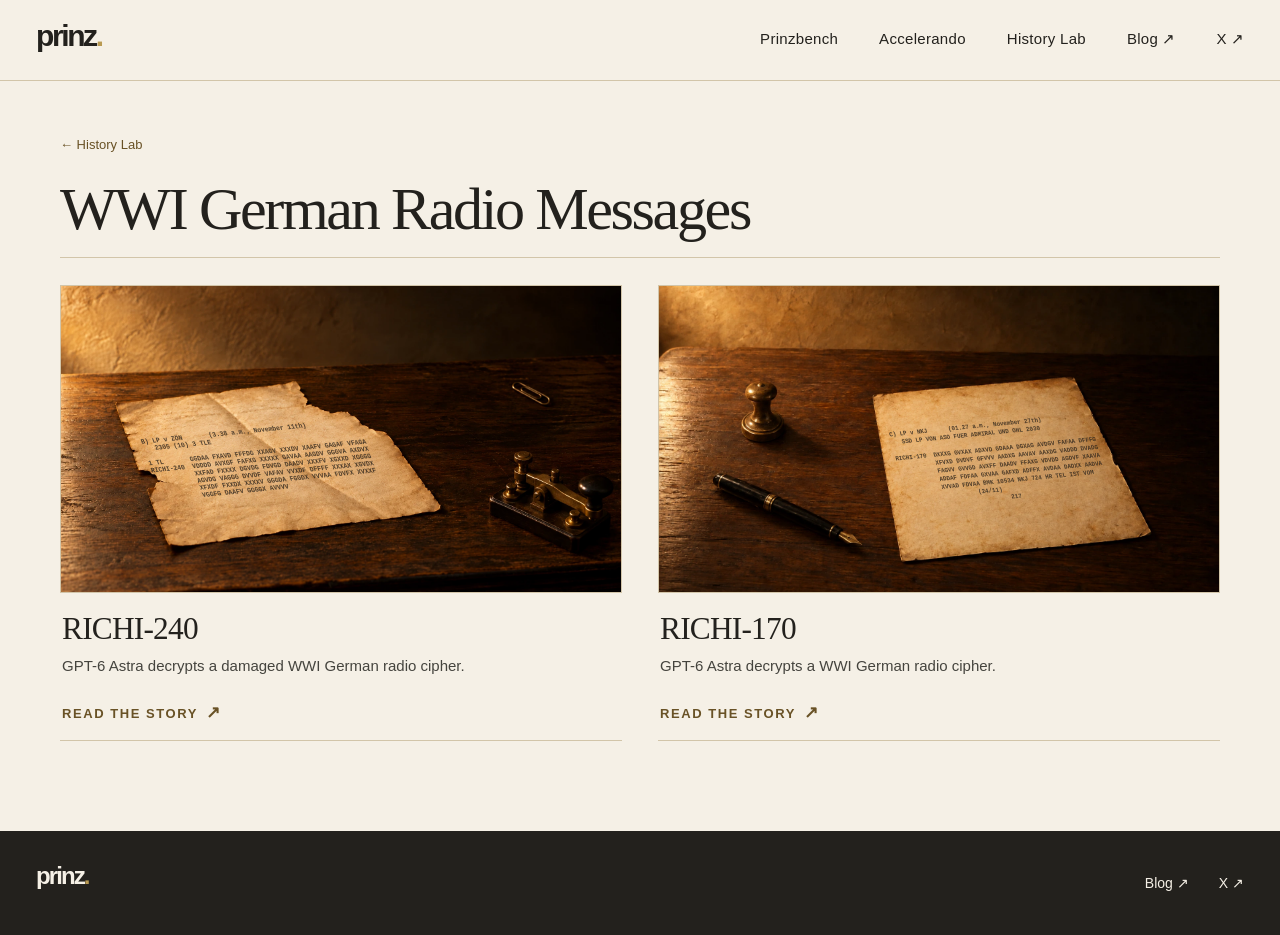
<file: history-lab/wwi-german-radio-messages/index.html>
<!doctype html>
<html lang="en">
  <head>
    <meta charset="utf-8" />
    <meta name="viewport" content="width=device-width, initial-scale=1" />
    <meta name="theme-color" content="#f5f0e6" />
    <meta name="description" content="RICHI-240 and RICHI-170: two WWI German radio messages." />
    <title>WWI German Radio Messages — prinz</title>
    <link rel="icon" type="image/svg+xml" href="../../favicon.svg" />
    <link rel="stylesheet" href="../../styles.css?v=20260922-paper" />
    <link rel="stylesheet" href="../history-lab.css?v=20261002" />
  </head>
  <body class="history-collection">
    <a class="skip-link" href="#content">Skip to content</a>

    <header class="site-header" id="top">
      <div class="site-header__inner">
        <a class="brand" href="../../" aria-label="Prinz home">prinz<span aria-hidden="true">.</span></a>
        <nav class="site-nav" aria-label="Main navigation">
          <a href="https://prinzbench.prinzai.com/" target="_blank" rel="noopener noreferrer">Prinzbench</a>
          <a href="https://github.com/prinz-ai/accelerando" target="_blank" rel="noopener noreferrer">Accelerando</a>
          <a href="../">History Lab</a>
          <a href="https://www.prinzai.com/" target="_blank" rel="noopener noreferrer">Blog <span aria-hidden="true">↗</span></a>
          <a href="https://x.com/deredleritt3r" target="_blank" rel="noopener noreferrer">X <span aria-hidden="true">↗</span></a>
        </nav>
      </div>
    </header>

    <main id="content" tabindex="-1">
      <div class="page-titlebar">
        <a class="history-back" href="../">← History Lab</a>
        <h1>WWI German Radio Messages</h1>
      </div>

      <section class="feature-grid" aria-label="WWI German radio messages">
        <a class="feature-card" href="https://www.prinzai.com/p/another-wwi-german-radio-cipher-falls" target="_blank" rel="noopener noreferrer">
          <div class="story-art">
            <img src="../../assets/richi-240-paper.svg" alt="RICHI-240 cipher typed on aged paper beside a brass clip and Morse key" width="1693" height="929" loading="lazy" />
          </div>
          <div class="feature-card__text">
            <h2>RICHI-240</h2>
            <p>GPT-6 Astra decrypts a damaged WWI German radio cipher.</p>
            <span class="feature-card__action">Read the story <span aria-hidden="true">↗</span></span>
          </div>
        </a>

        <a class="feature-card" href="https://www.prinzai.com/p/gpt-6-astra-solves-a-wwi-german-radio" target="_blank" rel="noopener noreferrer">
          <div class="story-art">
            <img src="../../assets/richi-170-paper.svg" alt="RICHI-170 cipher typed on aged paper beside a fountain pen and brass stamp" width="1536" height="1024" loading="lazy" />
          </div>
          <div class="feature-card__text">
            <h2>RICHI-170</h2>
            <p>GPT-6 Astra decrypts a WWI German radio cipher.</p>
            <span class="feature-card__action">Read the story <span aria-hidden="true">↗</span></span>
          </div>
        </a>
      </section>
    </main>

    <footer class="site-footer">
      <div class="site-footer__inner">
        <a class="footer-brand" href="../../">prinz<span aria-hidden="true">.</span></a>
        <div class="footer-links">
          <a href="https://www.prinzai.com/" target="_blank" rel="noopener noreferrer">Blog ↗</a>
          <a href="https://x.com/deredleritt3r" target="_blank" rel="noopener noreferrer">X ↗</a>
        </div>
      </div>
    </footer>
  </body>
</html>
</file>
<file: styles.css>
:root {
  --paper: #f5f0e6;
  --pale: #fbf8f0;
  --ink: #23211d;
  --gold: #b99a52;
  --sage: #78918a;
  --line: #d2c5a9;
  --serif: Georgia, "Times New Roman", serif;
  --sans: Arial, Helvetica, sans-serif;
}

* { box-sizing: border-box; }
html { scroll-behavior: smooth; }
body {
  min-width: 320px;
  margin: 0;
  background: var(--paper);
  color: var(--ink);
  font-family: var(--serif);
  -webkit-font-smoothing: antialiased;
}
img, svg { display: block; }
a { color: inherit; text-decoration: none; }
a:focus-visible { outline: 3px solid #83682e; outline-offset: 4px; }

.sr-only {
  position: absolute;
  width: 1px;
  height: 1px;
  padding: 0;
  margin: -1px;
  overflow: hidden;
  clip: rect(0, 0, 0, 0);
  white-space: nowrap;
  border: 0;
}
.skip-link {
  position: absolute;
  top: -80px;
  left: 20px;
  z-index: 20;
  padding: 12px 16px;
  background: var(--ink);
  color: var(--paper);
  font: 600 14px/1 var(--sans);
}
.skip-link:focus { top: 16px; }

.site-header {
  border-bottom: 1px solid var(--line);
  background: var(--paper);
}
.site-header__inner,
main,
.site-footer__inner {
  width: min(calc(100% - 72px), 1480px);
  margin-inline: auto;
}
.site-header__inner {
  min-height: 80px;
  display: flex;
  align-items: center;
  justify-content: space-between;
  gap: 24px;
}
.brand,
.footer-brand {
  display: inline-flex;
  align-items: baseline;
  min-height: 38px;
  font: 800 30px/1 var(--sans);
  letter-spacing: -.08em;
}
.brand__avatar { display: none; }
.brand span,
.footer-brand span { color: var(--gold); }
.site-nav {
  display: flex;
  align-items: center;
  gap: clamp(20px, 3.2vw, 54px);
  font: 500 15px/1.2 var(--sans);
  letter-spacing: .02em;
}
.site-nav a {
  display: inline-flex;
  align-items: center;
  min-height: 44px;
  border-bottom: 2px solid transparent;
  white-space: nowrap;
  transition: color .2s ease, border-color .2s ease;
}
.site-nav a:hover,
.site-nav a[aria-current="page"] {
  color: #6c5628;
  border-bottom-color: var(--gold);
}
.site-nav a span { margin-left: 4px; }

.home-hero,
.interior-banner {
  position: relative;
  overflow: hidden;
  margin-top: 28px;
  border: 1px solid #a88d56;
  background: #b59b62;
}
.home-hero { aspect-ratio: 2160 / 728; }
.home-hero img,
.interior-banner img,
.entry-card__art img {
  width: 100%;
  height: 100%;
  object-fit: cover;
}
.home-hero img { object-position: center; }

.entry-grid {
  display: grid;
  grid-template-columns: repeat(4, minmax(0, 1fr));
  gap: 24px;
  max-width: 1160px;
  margin: 40px auto 88px;
}
.entry-card,
.feature-card {
  display: block;
  min-width: 0;
  color: var(--ink);
}
.entry-card__art {
  width: 100%;
  aspect-ratio: 1.82;
  overflow: hidden;
  border: 1px solid var(--line);
  background: #d6c7a0;
  transition: border-color .22s ease, box-shadow .22s ease;
}
.entry-card__art img { transition: transform .5s ease; }
.entry-card:hover .entry-card__art img { transform: scale(1.012); }
.entry-card:hover .entry-card__art,
.feature-card:hover .project-visual,
.feature-card:hover .story-art {
  border-color: #ae945c;
  box-shadow: 0 9px 24px rgba(52, 44, 29, .11);
}
.entry-card__label {
  display: flex;
  align-items: flex-start;
  justify-content: space-between;
  gap: 20px;
  min-height: 94px;
  padding: 14px 2px 16px;
  border-bottom: 1px solid var(--line);
}
.entry-card h2 {
  margin: 0;
  font: 400 clamp(27px, 2vw, 33px)/1.1 var(--serif);
}
.entry-card__copy { min-width: 0; }
.entry-card__copy p {
  margin: 6px 0 0;
  color: #45443e;
  font: 400 13px/1.35 var(--sans);
}
.entry-card__label > span {
  margin-top: 4px;
  color: #78602d;
  font: 23px/1 var(--serif);
  transition: transform .2s ease;
}
.entry-card:hover .entry-card__label > span { transform: translate(3px, -3px); }

.interior-banner {
  height: clamp(270px, 31vw, 450px);
}
.interior-banner img { object-position: center; }
.category-main .interior-banner,
.category-main .page-titlebar,
.category-main .category-intro { max-width: 960px; }
.category-main .interior-banner { height: auto; margin-inline: auto; }
.category-main .interior-banner img { height: auto; object-fit: contain; }
.page-titlebar {
  max-width: 1160px;
  margin: 50px auto 27px;
  padding-bottom: 17px;
  border-bottom: 1px solid var(--line);
}
.page-titlebar h1 {
  margin: 0;
  font: 400 clamp(46px, 4.7vw, 68px)/1.05 var(--serif);
  letter-spacing: -.04em;
}
.category-intro {
  display: flex;
  align-items: baseline;
  justify-content: space-between;
  gap: 24px;
  max-width: 1160px;
  margin: 0 auto 90px;
}
.category-intro p {
  margin: 0;
  color: #45443e;
  font: 400 18px/1.45 var(--sans);
}
.category-intro a {
  flex: none;
  padding-bottom: 4px;
  border-bottom: 1px solid currentColor;
  color: #695226;
  font: 600 14px/1.3 var(--sans);
}
.category-intro a:hover { color: #3e321c; }
.feature-grid {
  display: grid;
  grid-template-columns: repeat(2, minmax(0, 1fr));
  gap: 36px;
  max-width: 1160px;
  margin: 0 auto 90px;
}
.feature-card { display: flex; flex-direction: column; }
.project-visual,
.story-art {
  width: 100%;
  aspect-ratio: 1.82;
  overflow: hidden;
  border: 1px solid var(--line);
  transition: border-color .22s ease, box-shadow .22s ease;
}
.project-visual { position: relative; }
.project-visual--bench {
  display: grid;
  place-items: center;
  background: linear-gradient(150deg, #e0d1aa, #bda36b 60%, #d0b984);
}
.project-visual--bench span {
  position: relative;
  color: #26241e;
  font: 400 clamp(78px, 10vw, 130px)/1 Consolas, "Courier New", monospace;
  letter-spacing: -.15em;
}
.project-visual--accelerando {
  display: grid;
  place-items: center;
  background: linear-gradient(140deg, #31423a, #26342f 60%, #202c27);
}
.project-visual--accelerando svg { width: 100%; height: 100%; }
.project-visual--accelerando path {
  fill: none;
  stroke: #d7bf86;
  stroke-width: 5;
  stroke-linecap: round;
}
.story-art {
  background-color: #6a5640;
}
.story-art img { width: 100%; height: 100%; object-fit: cover; }
.feature-card__text {
  display: flex;
  flex: 1;
  flex-direction: column;
  align-items: flex-start;
  min-height: 148px;
  padding: 19px 2px 19px;
  border-bottom: 1px solid var(--line);
}
.feature-card h2 {
  margin: 0;
  font: 400 clamp(28px, 2.45vw, 36px)/1.1 var(--serif);
  letter-spacing: -.025em;
}
.feature-card p {
  margin: 8px 0 0;
  color: #45443e;
  font: 400 15px/1.45 var(--sans);
}
.feature-card__action {
  margin-top: auto;
  padding-top: 20px;
  color: #695226;
  font: 600 13px/1 var(--sans);
  letter-spacing: .12em;
  text-transform: uppercase;
}
.feature-card__action span { margin-left: 3px; font-size: 17px; }

.site-footer {
  background: var(--ink);
  color: var(--paper);
}
.site-footer__inner {
  min-height: 104px;
  display: flex;
  align-items: center;
  justify-content: space-between;
  gap: 20px;
}
.footer-brand { font-size: 24px; }
.footer-links { display: flex; gap: 30px; font: 500 14px/1 var(--sans); }
.footer-links a { display: inline-flex; align-items: center; min-height: 44px; }
.footer-links a:hover { color: #d7bf86; }

@media (max-width: 800px) {
  .site-header__inner, main, .site-footer__inner { width: calc(100% - 40px); }
  .site-nav { gap: 20px; font-size: 14px; }
  .entry-grid, .feature-grid { gap: 24px; }
  .entry-card__label { min-height: 90px; gap: 12px; padding: 12px 2px 14px; }
  .entry-card h2 { font-size: 25px; }
  .entry-card__label > span { font-size: 20px; }
  .feature-card__text { min-height: 145px; padding: 17px 2px 18px; }
}

@media (max-width: 1100px) {
  .entry-grid { grid-template-columns: repeat(2, minmax(0, 1fr)); }
}

@media (max-width: 650px) {
  .site-header__inner, main, .site-footer__inner { width: calc(100% - 28px); }
  .site-header__inner {
    min-height: 106px;
    align-items: flex-start;
    flex-direction: column;
    justify-content: center;
    gap: 4px;
    padding-block: 12px;
  }
  .brand { min-height: 30px; font-size: 27px; }
  .site-nav { width: 100%; flex-wrap: wrap; justify-content: flex-start; gap: 0 16px; font-size: 13px; }
  .site-nav a { min-height: 32px; }
  .home-hero { height: clamp(280px, 77vw, 440px); margin-top: 14px; aspect-ratio: auto; }
  .home-hero img { object-position: 69% center; }
  .entry-grid, .feature-grid { grid-template-columns: 1fr; max-width: 520px; }
  .entry-grid { gap: 25px; margin: 25px auto 54px; }
  .entry-card__art { aspect-ratio: 1.65; }
  .entry-card__label { min-height: 90px; }
  .entry-card h2 { font-size: 29px; }
  .interior-banner { height: clamp(220px, 60vw, 330px); margin-top: 14px; }
  .page-titlebar { max-width: 520px; margin: 36px auto 22px; padding-bottom: 15px; }
  .page-titlebar h1 { font-size: clamp(43px, 11vw, 60px); }
  .feature-grid { gap: 36px; margin: 0 auto 60px; }
  .project-visual, .story-art { aspect-ratio: 1.65; }
  .feature-card__text { min-height: 140px; }
  .feature-card h2 { font-size: 31px; }
  .feature-card__action { padding-top: 19px; }
  .category-intro { flex-direction: column; align-items: flex-start; gap: 16px; max-width: 520px; margin-bottom: 60px; }
  .site-footer__inner { min-height: 92px; }
}

@media (prefers-reduced-motion: reduce) {
  html { scroll-behavior: auto; }
  *, *::before, *::after { transition-duration: .01ms !important; }
}
</file>
<file: desportes-1593/edition.css>
:root{--paper:#f5f0e6;--ink:#292e28;--green:#31543f;--muted:#86877b;--rule:#dbd5c8;--gold:#9d7839;--panel:#fcfaf3;--serif:Georgia,'Times New Roman',serif;--sans:Arial,Helvetica,sans-serif}
*{box-sizing:border-box}html{scroll-padding-top:84px}body{margin:0;background:var(--paper);color:var(--ink);font-family:var(--serif);-webkit-font-smoothing:antialiased}button,a{touch-action:manipulation}button{font:inherit;cursor:pointer;color:inherit}button:focus-visible,a:focus-visible{outline:2px solid var(--gold);outline-offset:5px}button{border:0;background:none}a{color:inherit;text-underline-offset:4px}[hidden]{display:none!important}.sr-only{position:absolute;width:1px;height:1px;padding:0;overflow:hidden;clip:rect(0,0,0,0);white-space:nowrap}.skip{position:absolute;top:-100px;left:20px;background:var(--ink);color:white;padding:15px;z-index:20}.skip:focus{top:12px}
.site-header{display:flex;justify-content:space-between;align-items:center;width:calc(100% - 88px);margin:auto;height:88px}.brand{text-decoration:none;font:800 31px var(--sans);letter-spacing:-2px}.brand span{color:var(--gold)}.other-letter{font:12px var(--sans);text-decoration:none;color:#616858}.other-letter:hover{text-decoration:underline}.document{width:min(1200px,calc(100% - 88px));margin:28px auto 0;min-width:0}.letter-heading{margin:0 0 36px 42px}.letter-heading h1{font:400 clamp(28px,3.4vw,44px)/1.15 var(--serif);letter-spacing:-1.3px;margin:0 0 14px}.letter-heading p{font:11px/1.8 var(--sans);color:#787c6f;margin:0}.letter-heading p span{margin:0 10px}.letter-heading a{text-decoration:none}.letter-heading a:hover{text-decoration:underline}
.view-menu{position:sticky;top:0;z-index:8;display:flex;align-items:center;justify-content:space-between;gap:20px;background:var(--paper);border-bottom:1px solid var(--rule);padding:0 0 0 42px;height:59px;margin-bottom:23px}.tabs{display:flex;gap:26px;align-items:center;height:100%}.tab{height:100%;padding:0;position:relative;font:13px var(--sans);color:#8b8d80}.tab[aria-selected=true]{color:var(--green)}.tab[aria-selected=true]:after{content:'';height:2px;background:var(--green);position:absolute;bottom:-1px;left:0;right:0}.menu-tools{display:flex;align-items:center;gap:18px}.quiet{padding:6px 0;font:11px var(--sans);color:#727766}.quiet:hover{color:var(--green)}.info-button{font:italic 13px var(--serif);border:1px solid #a8ac9c;border-radius:50%;height:18px;width:18px;padding:0;line-height:16px;color:#838978}
.reading-source{overflow-anchor:none}.letter{min-width:0}.folio{margin:0 0 35px}.folio+.folio{margin-top:36px}.source-row{overflow-anchor:none;display:grid;grid-template-columns:42px minmax(0,1fr);align-items:end;position:relative;scroll-margin-top:86px}.line-label{align-self:end;position:relative;font:10px/1.5 var(--sans);color:#9a9a8e;text-align:left;padding:0 8px 0 0;height:100%;max-height:29px;display:flex;align-items:center;gap:3px}.line-label:hover{color:var(--green)}.folio-label{position:absolute;font:9px var(--sans);top:-13px;left:0;white-space:nowrap;color:#818876}.line-surface{min-width:0}.manuscript-tile{position:relative;line-height:0}.manuscript-tile>svg{width:100%;height:auto;display:block;mix-blend-mode:multiply}.source-hit{position:absolute;background:transparent;padding:0;min-width:1px;border-radius:1px;z-index:1}.source-hit:hover,.source-hit:focus-visible{background:#c6a66324;outline:0;box-shadow:inset 0 0 0 1px #a28b5590;z-index:3}.source-hit.revealed{background:#c6a6630b;box-shadow:inset 0 -1px #a88a445c}.source-hit.current{box-shadow:inset 0 -2px var(--gold)}
.reveal-space{position:relative;overflow:hidden;height:0;isolation:isolate}.word-reveal{position:absolute;inset-inline:0;height:87px;pointer-events:none}.word-name{position:absolute;top:2px;transform:translateX(-50%);font:italic 12px/1.3 var(--serif);white-space:nowrap;max-width:100%;overflow:hidden;text-overflow:ellipsis;pointer-events:auto;color:#6c705e;padding:0;cursor:pointer}.word-choice{position:absolute;transform:translateX(-50%);padding:1px 3px;font:15px/18px var(--serif);white-space:nowrap;color:#a9aaa0;pointer-events:auto}.word-choice.chosen{color:#294a32;font-weight:bold;text-shadow:0 0 3px #cbbf70,0 0 9px #c9bb6880;background:radial-gradient(ellipse,#d9d19960 0,transparent 72%);border-radius:6px}.word-choice.supplied{color:#8b6937;font-style:italic;text-shadow:none}.word-choice.compact{font-size:12px}.word-choice.omitted{color:#8f9186;font-size:12px}.reading-path{position:absolute;inset:0;width:100%;height:87px;overflow:visible;z-index:-1}.reading-path polyline{fill:none;stroke:#b3a775;stroke-width:1;opacity:.6;stroke-linejoin:round;stroke-linecap:round}.closing-row{margin-top:0}.closing-reveal{font:17px/1.7 var(--serif);white-space:pre-line;padding:12px 0 18px;color:var(--green)}.closing-reveal button{font:inherit;text-align:left;padding:0}
.text-row{display:grid;grid-template-columns:42px minmax(0,1fr);gap:0;margin:0;padding:0;scroll-margin-top:80px}.text-row>.line-label{align-self:start;max-height:none;height:auto;padding-top:7px}.text-row p{font:19px/1.9 var(--serif);margin:0;letter-spacing:.06px;overflow-wrap:anywhere}.text-row .line-label .folio-label{top:-8px}.text-note{font:inherit;line-height:inherit;letter-spacing:inherit;padding:0;display:inline;color:inherit;text-align:inherit;text-decoration:underline;text-decoration-color:#9eac8f;text-decoration-thickness:1px;text-underline-offset:4px}.text-note:hover,.text-note.active{color:var(--green);text-decoration-color:var(--gold);background:#d4c79925}.english-row{margin-bottom:0}.english-row p{font-size:20px;line-height:1.85;max-width:none}.english-row .line-label{font-size:9px}.translation-closing p{white-space:pre-line;margin-top:24px}.edition-footer{margin:40px 0 36px 42px;display:flex;justify-content:space-between;gap:20px;font:10px/1.6 var(--sans);color:#9a9c90}.edition-footer a{text-decoration:none}.edition-footer a:hover{text-decoration:underline}.loading{margin:40px;font:13px var(--sans);color:var(--muted)}
.panel-open .document{width:calc(100% - 434px);max-width:1200px;margin-left:44px;margin-right:390px}.panel-open .site-header{padding-right:350px}.context-panel{position:fixed;right:0;top:0;bottom:0;z-index:12;width:350px;padding:22px 27px 38px;border-left:1px solid var(--rule);background:var(--panel);overflow:auto;overscroll-behavior:contain;box-shadow:-12px 0 30px #39382103}.context-top{display:flex;justify-content:space-between;align-items:center;gap:15px;min-height:30px;margin-bottom:25px;font:10px var(--sans);color:#929684}.close-context{font:26px/1 var(--sans);padding:0 0 0 8px;color:#78816c}.context-panel h2{font:400 29px/1.2 var(--serif);letter-spacing:-.5px;margin:0 0 22px;overflow-wrap:anywhere}.context-panel h3{font:400 21px/1.3 var(--serif);margin:0 0 10px}.context-panel p{font:13px/1.75 var(--sans);margin:0 0 14px;color:#59604f}.context-panel .tiny{font-size:11px;line-height:1.6;color:#929684}.context-panel .context-note{margin-top:24px;padding-top:21px;border-top:1px solid var(--rule)}.context-note:first-child{margin-top:0;border:0;padding:0}.context-note:first-child h3{font-size:28px}.context-panel figure{margin:16px 0}.context-panel figure img{max-width:100%;height:auto;display:block;mix-blend-mode:multiply}.context-panel figcaption{font:10px/1.6 var(--sans);margin-top:7px;color:#8c907f}.context-cites{display:grid;gap:8px;margin:13px 0 0}.context-cites a{font:11px/1.65 var(--sans);text-decoration:none;color:#607151}.context-cites a:hover{text-decoration:underline}.glyph-comparison{display:flex;gap:23px;align-items:flex-start;margin:0 0 16px}.glyph-comparison figure{margin:0;min-width:0}.glyph-comparison svg{display:block;width:74px;height:115px;mix-blend-mode:multiply}.glyph-comparison .key-fragment{height:115px;width:auto;max-width:110px;object-fit:contain;object-position:left top}.glyph-comparison figcaption{font-size:9px;margin-top:6px}.symbol-decision{font:24px var(--serif);margin-bottom:15px;color:#4b593d}.symbol-decision strong{color:#264e31;text-shadow:0 0 8px #c7be7e}.source-cite{display:block;border-top:1px solid var(--rule);padding-top:19px;margin-top:25px;font:11px/1.6 var(--sans);text-decoration:none;color:#74815e}.context-line{font-family:var(--serif)!important;font-size:18px!important}.error{padding:30px;font:14px/1.8 var(--sans)}
@media(min-width:1650px){.panel-open .document{margin-left:max(44px,calc((100vw - 1550px)/2))}}
@media(max-width:1050px){.site-header{width:calc(100% - 52px)}.document{width:calc(100% - 52px)}.panel-open .document{width:calc(100% - 385px);margin-left:26px;margin-right:359px}.context-panel{width:330px;padding-inline:22px}.panel-open .site-header{padding-right:315px}.text-row p{font-size:18px}.view-menu{padding-left:35px}.source-row,.text-row{grid-template-columns:35px minmax(0,1fr)}.letter-heading,.edition-footer{margin-left:35px}.tabs{gap:20px}.menu-tools{gap:12px}.word-choice{font-size:13px}.word-choice.compact{font-size:11px}}
@media(max-width:760px){.site-header{height:67px;width:calc(100% - 36px)}.brand{font-size:28px}.other-letter{font-size:10px}.document,.panel-open .document{width:calc(100% - 36px);margin:23px 18px 0}.panel-open .site-header{padding-right:0}.letter-heading{margin:0 0 25px 28px}.letter-heading h1{font-size:30px;letter-spacing:-.7px}.letter-heading p{font-size:9px}.letter-heading p span{margin:0 5px}.view-menu{height:54px;padding-left:28px;margin-bottom:20px;gap:10px}.tabs{gap:19px}.tab{font-size:12px}.menu-tools{gap:12px}.quiet{font-size:10px}.info-button{width:16px;height:16px;font-size:11px;line-height:14px}.source-row,.text-row{grid-template-columns:28px minmax(0,1fr)}.line-label{font-size:8px;max-height:19px}.folio-label{font-size:8px;top:-11px}.word-name{font-size:11px}.word-choice{font-size:12px}.word-choice.compact{font-size:10px}.letter.source-view{overflow-x:auto;padding-bottom:12px}.source-view>.folio{min-width:680px}.text-row p{font-size:17px;line-height:1.85}.english-row p{font-size:18px;line-height:1.8}.edition-footer{margin-left:28px;font-size:9px}.context-panel{top:auto;width:100%;max-height:46vh;padding:12px 22px 25px;border-left:0;border-top:1px solid var(--rule);box-shadow:0 -10px 30px #40372108}.context-top{margin-bottom:15px}.context-panel h2{font-size:24px;margin-bottom:15px}.context-panel p{font-size:12px}.context-panel .context-note{margin-top:17px;padding-top:16px}.glyph-comparison{float:left;margin:0 20px 12px 0;gap:12px}.glyph-comparison svg,.glyph-comparison .key-fragment{height:85px;width:auto;max-width:85px}.glyph-comparison svg{width:52px}.context-note,.source-cite{clear:both}.panel-open .document{padding-bottom:46vh}}
.site-header{gap:20px}.project-nav{display:flex;align-items:center;justify-content:flex-end;gap:24px;font:12px var(--sans);color:#616858}.project-nav a{text-decoration:none;white-space:nowrap;padding:5px 0}.project-nav a:hover{text-decoration:underline}.project-nav [aria-current=page]{color:var(--green);text-decoration:underline;text-decoration-color:#a8b39a;text-decoration-thickness:1px;text-underline-offset:5px}
.source-gutter{align-self:end;height:29px;display:flex;align-items:center;gap:5px}.source-gutter .line-label{height:100%;padding:0;min-width:13px}.line-french-toggle{font:9px/1.5 var(--sans);color:#89917e;padding:2px 1px}.line-french-toggle:hover,.line-french-toggle[aria-expanded=true]{color:var(--green);text-decoration:underline;text-underline-offset:3px}.line-french{margin:0;padding:12px 0 14px;font:18px/1.65 var(--serif);color:var(--green);overflow-wrap:anywhere;white-space:pre-line}.line-spellings{display:flex;flex-direction:column;align-items:flex-start;gap:11px;margin:22px 0;font:15px/1.5 var(--serif)}
@media(max-width:760px){.site-header{height:auto;min-height:67px;flex-wrap:wrap;gap:12px 18px;padding-block:16px}.project-nav{margin-left:auto;gap:12px;font-size:11px}.source-gutter{height:19px;gap:2px}.source-gutter .line-label{min-width:11px}.line-french-toggle{font-size:8px}.line-french{font-size:17px}}
.magnify-switch{display:flex;align-items:center;gap:7px;white-space:nowrap}.switch-track{display:block;width:25px;height:14px;padding:2px;border-radius:10px;background:#c9ccbf}.switch-track:after{content:'';display:block;width:10px;height:10px;border-radius:50%;background:var(--panel);box-shadow:0 1px 2px #292e2826}.magnify-switch[aria-checked=true]{color:var(--green)}.magnify-switch[aria-checked=true] .switch-track{background:var(--green)}.magnify-switch[aria-checked=true] .switch-track:after{transform:translateX(11px)}.magnifier-lens{position:fixed;z-index:20;pointer-events:none;overflow:hidden;border:1px solid #a49a7f;border-radius:50%;background:var(--paper);box-shadow:0 5px 24px #292e282e}.magnifier-lens svg{display:block;width:100%;height:100%;mix-blend-mode:multiply}.magnifier-lens>span{position:absolute;bottom:9px;left:50%;transform:translateX(-50%);font:10px var(--sans);color:#666d58;background:#fcfaf3db;border-radius:8px;padding:2px 5px}.magnifier-lens:after{content:'';position:absolute;top:50%;left:50%;width:9px;height:9px;transform:translate(-50%,-50%);border:1px solid #9d783980;border-radius:50%}
@media(max-width:620px){.reading-source .view-menu{flex-wrap:wrap;height:auto;min-height:54px;padding-top:0;gap:0}.reading-source .tabs{height:46px;flex:1 0 100%}.reading-source .menu-tools{width:100%;justify-content:flex-end;gap:15px;padding:4px 0 10px}.magnify-switch{gap:6px}}
@media(min-width:761px) and (max-width:950px){.reading-source.panel-open .view-menu{flex-wrap:wrap;height:auto;gap:0}.reading-source.panel-open .tabs{height:46px;flex:1 0 100%}.reading-source.panel-open .menu-tools{width:100%;justify-content:flex-end;padding:4px 0 10px}}
@media(prefers-reduced-motion:reduce){*{scroll-behavior:auto!important}}@media print{.site-header,.view-menu,.context-panel,.edition-footer,.source-hit,.line-french-toggle,.magnifier-lens{display:none!important}.document,.panel-open .document{width:100%;margin:0}.letter-heading{margin-top:0}.text-note{text-decoration:none}.source-row{break-inside:avoid}.letter.source-view{overflow:visible}.source-view>.folio{min-width:0}}
.word-choice.chosen.editorial-omission{color:#8f9186;text-shadow:none;background:none;font-weight:normal;opacity:.7;text-decoration:line-through}.context-panel .word-breakdown{font:17px/1.7 var(--serif);color:var(--green)}.symbol-examples figcaption a{color:inherit;text-decoration:none}.symbol-examples figcaption a:hover{text-decoration:underline}.compact-examples{display:flex;gap:12px;align-items:flex-start}.compact-examples figure{flex:1;min-width:0}.compact-examples img{max-height:135px;object-fit:contain}.symbol-examples{clear:both}
.reading-english span.line-label:hover{color:#9a9a8e}.reading-english .context-note a{color:var(--green);text-decoration-color:#9eac8f;overflow-wrap:anywhere}.reading-english .passage-note h3{font-size:17px;line-height:1.5}
</file>
<file: desportes-1593/context.css>
.entrance,.essay{width:min(820px,calc(100% - 88px));margin:70px auto 100px}.eyebrow{font:10px/1.6 var(--sans);letter-spacing:1.4px;text-transform:uppercase;color:#787f6e;margin:0 0 24px}.entrance h1,.essay h1{font:400 clamp(36px,5vw,62px)/1.08 var(--serif);letter-spacing:-2px;margin:0 0 25px}.entrance-heading>p:last-child,.standfirst{font:18px/1.7 var(--serif);color:#7b806f;margin:0}.entrance-heading{margin:0 0 62px}.letter-index{border-top:1px solid var(--rule)}.letter-index>a{display:flex;align-items:center;gap:25px;text-decoration:none;padding:29px 0;border-bottom:1px solid var(--rule)}.index-number{font:10px var(--sans);color:#919684;align-self:flex-start;padding-top:7px}.letter-index strong{display:block;font:400 29px/1.2 var(--serif);letter-spacing:-.5px}.letter-index small{display:block;font:12px/1.65 var(--sans);color:#8c9080;margin-top:8px}.index-arrow{margin-left:auto;color:#909983;font-size:22px}.letter-index>a:hover strong{color:var(--green);text-decoration:underline;text-decoration-thickness:1px;text-underline-offset:6px}.letter-index>a:hover .index-arrow{color:var(--gold)}
.essay{max-width:810px}.essay-heading{margin-bottom:48px}.essay-menu{display:flex;gap:28px;border-top:1px solid var(--rule);border-bottom:1px solid var(--rule);padding:18px 0;font:11px var(--sans);margin-bottom:50px}.essay-menu a{text-decoration:none;color:#68755d}.essay-menu a:hover{text-decoration:underline}.essay-section{margin:0 0 68px;scroll-margin-top:30px}.essay h2{font:400 29px/1.25 var(--serif);letter-spacing:-.65px;margin:0 0 23px}.essay p{font:17px/1.9 var(--serif);margin:0 0 20px}.essay p strong{font-weight:normal;color:var(--green)}.essay a{color:var(--green);text-decoration-color:#b3bba7;text-decoration-thickness:1px}.essay a:hover{text-decoration-color:var(--green)}.citation{font:9px var(--sans);vertical-align:super;white-space:nowrap;margin-left:3px}.citation a{text-decoration:none}.letter-link{font:11px/1.8 var(--sans);white-space:normal}.timeline{list-style:none;padding:0;margin:36px 0 0;border-top:1px solid var(--rule)}.timeline li{display:grid;grid-template-columns:112px minmax(0,1fr);gap:15px;padding:16px 0;border-bottom:1px solid var(--rule)}.timeline time{font:11px/1.8 var(--sans);color:#8a8f7e;padding-top:5px}.timeline p{margin:0;font-size:15px;line-height:1.8}.connections{display:grid;grid-template-columns:repeat(3,1fr);gap:23px;margin:30px 0 40px;padding:25px 0;border-top:1px solid var(--rule);border-bottom:1px solid var(--rule)}.connections>div{display:flex;align-items:flex-start;flex-direction:column}.connections small{font:9px var(--sans);text-transform:uppercase;letter-spacing:.8px;color:#8c917e;margin:0 0 17px}.connections a{font-size:17px;line-height:1.5}.connections span{font:10px/1.8 var(--sans);color:#8a907e;margin:8px 0}.person{border-bottom:1px solid var(--rule);scroll-margin-top:26px}.person summary{list-style:none;cursor:pointer;display:flex;gap:16px;padding:18px 28px 18px 0;position:relative}.person summary::-webkit-details-marker{display:none}.person summary:after{content:'+';position:absolute;right:1px;top:21px;color:#8b927f;font:14px var(--sans)}.person[open] summary:after{content:'−'}.person summary>span{font:19px/1.4 var(--serif)}.person summary small{margin-left:auto;text-align:right;max-width:240px;font:10px/1.65 var(--sans);color:#8a8f7e;align-self:center}.person-body{padding:2px 32px 11px 0}.person p{font-size:16px;line-height:1.9;margin-bottom:18px}.person:target{border-color:#adac8d}.person summary:focus-visible{outline:2px solid var(--gold);outline-offset:4px}.read-next{display:flex;gap:30px}.sources ol{padding-left:22px}.sources li{position:relative;padding:0 25px 18px 4px;scroll-margin-top:24px;font:11px/1.8 var(--sans);color:#7d856f}.sources li>a{font:12px/1.8 var(--sans);overflow-wrap:anywhere}.sources li p{font:11px/1.7 var(--sans);color:#919583;margin:4px 0 0}.sources li:target{background:#e6dec76b}.sources .ref-back{position:absolute;right:0;top:0;text-decoration:none}.context-footer{width:calc(100% - 88px);margin:50px auto 32px;display:flex;justify-content:space-between;font:10px/1.5 var(--sans);color:#8d9382}.context-footer a{text-decoration:none}
@media(max-width:760px){.entrance,.essay{width:calc(100% - 44px);margin:45px 22px 70px}.entrance h1,.essay h1{letter-spacing:-1.2px;font-size:39px}.entrance-heading{margin-bottom:44px}.letter-index>a{gap:16px;padding:25px 0}.letter-index strong{font-size:26px}.letter-index small{font-size:11px}.standfirst,.entrance-heading>p:last-child{font-size:17px}.essay-menu{gap:20px;font-size:10px;flex-wrap:wrap;margin-bottom:38px}.essay h2{font-size:27px}.essay p{font-size:16px;line-height:1.85}.timeline li{grid-template-columns:82px minmax(0,1fr);gap:12px}.timeline time{font-size:10px}.timeline p{font-size:14px}.connections{gap:14px}.connections small{font-size:8px;letter-spacing:0}.connections a{font-size:15px}.connections span{font-size:9px}.person summary{display:block}.person summary>span{font-size:18px}.person summary small{display:block;margin:4px 0 0;text-align:left;max-width:none}.person-body{padding-right:6px}.person p{font-size:15px}.context-footer{width:calc(100% - 44px);font-size:9px}.essay-section{margin-bottom:50px}.sources li p{font-size:11px}.read-next{gap:24px}}
@media print{.essay,.entrance{width:100%;margin:0}.essay-menu,.context-footer{display:none}.person-body{display:block}.person{break-inside:avoid}}

.entrance-heading{margin-bottom:40px}.letter-index{margin-bottom:46px}.landing-introduction p{font:18px/1.85 var(--serif);margin:0 0 24px}.landing-introduction a{color:var(--green);text-decoration-color:#a8b39a;text-decoration-thickness:1px;overflow-wrap:anywhere}.landing-introduction a:hover{text-decoration-color:var(--green)}@media(max-width:760px){.entrance-heading{margin-bottom:32px}.letter-index{margin-bottom:36px}.landing-introduction p{font-size:17px;line-height:1.85}}

.letter-index-entry{display:flex;gap:25px;padding:29px 0;border-bottom:1px solid var(--rule)}.letter-index-entry>div{min-width:0}.index-heading{display:flex;align-items:baseline;gap:22px;flex-wrap:wrap}.index-letter{font:400 29px/1.2 var(--serif);letter-spacing:-.5px;text-decoration:none}.index-letter:hover{color:var(--green);text-decoration:underline;text-decoration-thickness:1px;text-underline-offset:6px}.index-manuscript{font:11px/1.6 var(--sans);color:#7c876f;text-decoration:none;white-space:nowrap}.index-manuscript:hover{text-decoration:underline}.letter-index-entry p{font:12px/1.65 var(--sans);color:#8c9080;margin:8px 0 0}@media(max-width:760px){.letter-index-entry{gap:16px;padding:25px 0}.index-heading{gap:14px}.index-letter{font-size:26px}.letter-index-entry p{font-size:11px}}

.historical-background{border-top:1px solid var(--rule)}.historical-background summary{display:flex;align-items:center;gap:16px;list-style:none;cursor:pointer;padding:29px 0 29px 35px;font:400 29px/1.2 var(--serif);letter-spacing:-.5px}.historical-background summary::-webkit-details-marker{display:none}.historical-background summary:after{content:'+';margin-left:auto;color:#7c876f;font:20px/1 var(--sans)}.historical-background[open] summary:after{content:'−'}.historical-background summary:hover{color:var(--green)}.historical-background summary:focus-visible{outline:2px solid var(--gold);outline-offset:4px}.historical-background .landing-introduction{padding:6px 0 30px}.historical-background .landing-introduction p:last-child{margin-bottom:0}@media(max-width:760px){.historical-background summary{padding:25px 0 25px 26px;font-size:26px}.historical-background .landing-introduction{padding-bottom:26px}}
.entrance .history-back{display:inline-block;margin:0 0 24px;color:#7c876f;font:11px/1.5 var(--sans);text-decoration:none}.entrance .history-back:hover{text-decoration:underline;text-underline-offset:4px}
</file>
<file: history-lab/history-lab.css>
.history-index-page .interior-banner { height: clamp(170px, 19vw, 240px); }
.history-index-page .page-titlebar { margin-top: 40px; margin-bottom: 27px; }
.history-index { display: grid; grid-template-columns: repeat(2, minmax(0, 1fr)); gap: 36px; max-width: 1160px; margin: 0 auto 90px; }
.history-card { display: flex; flex-direction: column; min-width: 0; }
.history-card__art { overflow: hidden; aspect-ratio: 1.82; border: 1px solid var(--line); background: #d6c7a0; transition: border-color .22s ease, box-shadow .22s ease; }
.history-card__art img { width: 100%; height: 100%; object-fit: cover; transition: transform .5s ease; }
.history-card__label { display: flex; flex: 1; align-items: flex-start; justify-content: space-between; gap: 20px; padding: 19px 2px; border-bottom: 1px solid var(--line); }
.history-card__copy { min-width: 0; }
.history-card h2 { margin: 0; font: 400 clamp(27px, 2.45vw, 36px)/1.15 var(--serif); letter-spacing: -.025em; }
.history-card p { margin: 8px 0 0; color: #45443e; font: 400 15px/1.45 var(--sans); }
.history-card__label > span { flex: none; color: #78602d; font: 23px/1 var(--sans); margin-top: 4px; }
.history-card:hover h2 { color: #6c5628; }
.history-card:hover .history-card__art { border-color: #ae945c; box-shadow: 0 9px 24px rgba(52, 44, 29, .11); }
.history-card:hover img { transform: scale(1.012); }
.history-back { display: inline-block; margin-bottom: 22px; color: #695226; font: 13px/1.5 var(--sans); }
.history-back:hover { text-decoration: underline; text-underline-offset: 4px; }
.history-collection .page-titlebar { margin-top: 54px; }
.history-collection .page-titlebar h1 { font-size: clamp(38px, 4.7vw, 62px); }
@media (max-width: 650px) {
  .history-index-page .page-titlebar { margin-top: 30px; }
  .history-index { grid-template-columns: 1fr; gap: 30px; max-width: 520px; margin-bottom: 60px; }
  .history-card__art { aspect-ratio: 1.65; }
  .history-card__label { padding: 17px 2px; }
  .history-card h2 { font-size: 31px; }
  .history-collection .page-titlebar { margin-top: 32px; }
  .history-collection .page-titlebar h1 { font-size: 43px; }
  .history-back { margin-bottom: 18px; }
}
</file>
